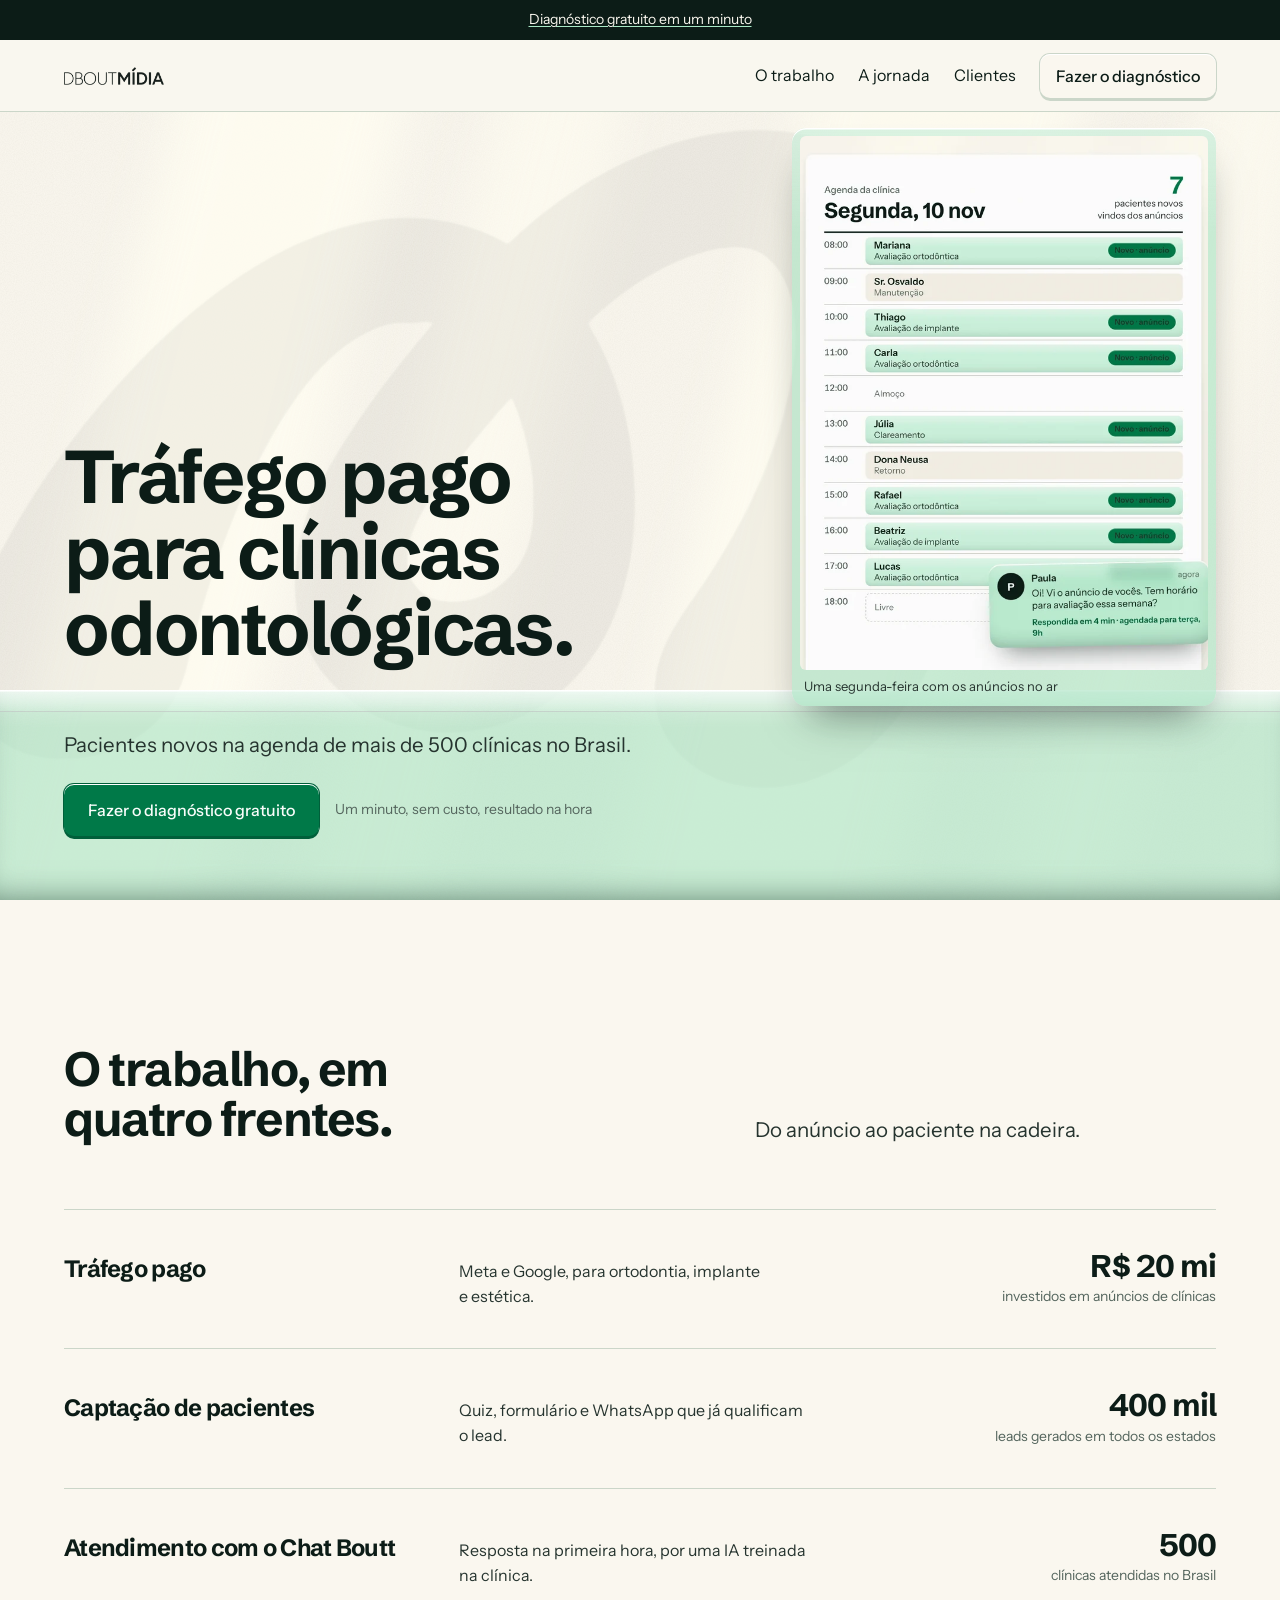
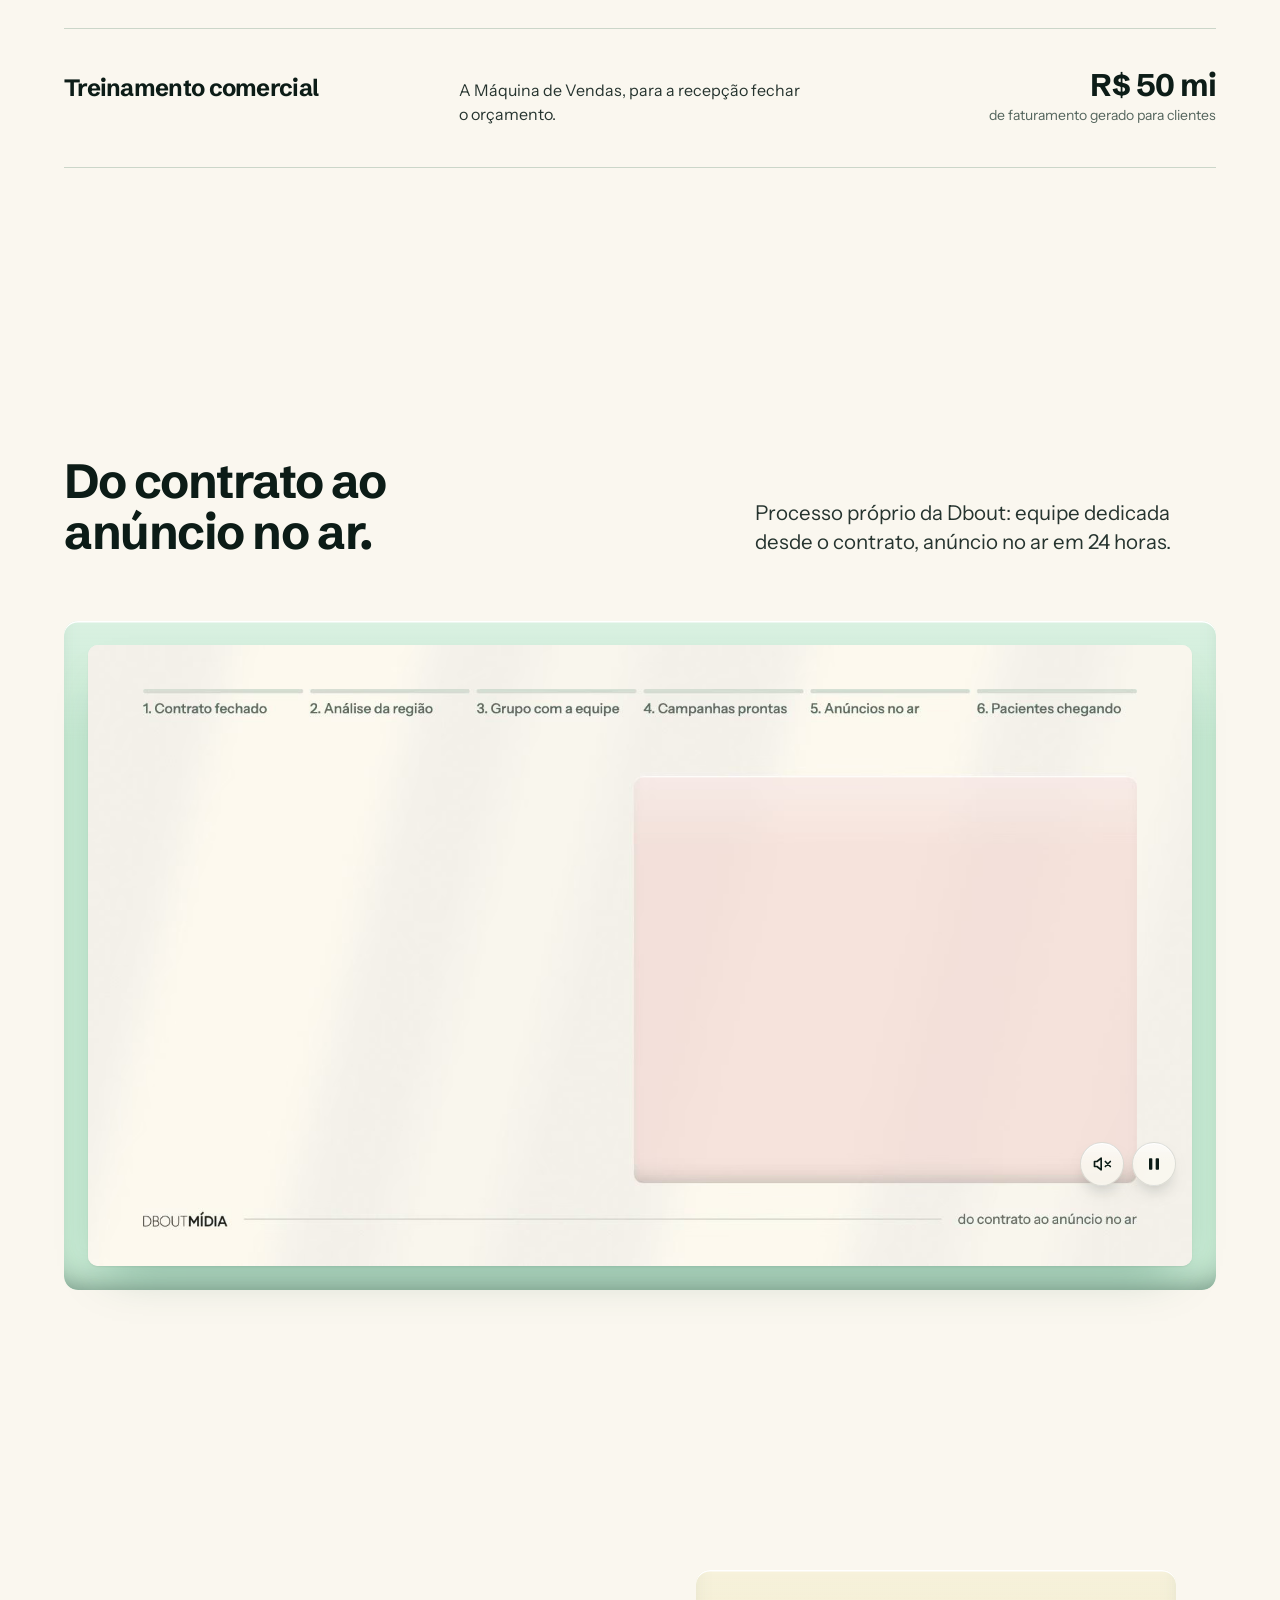
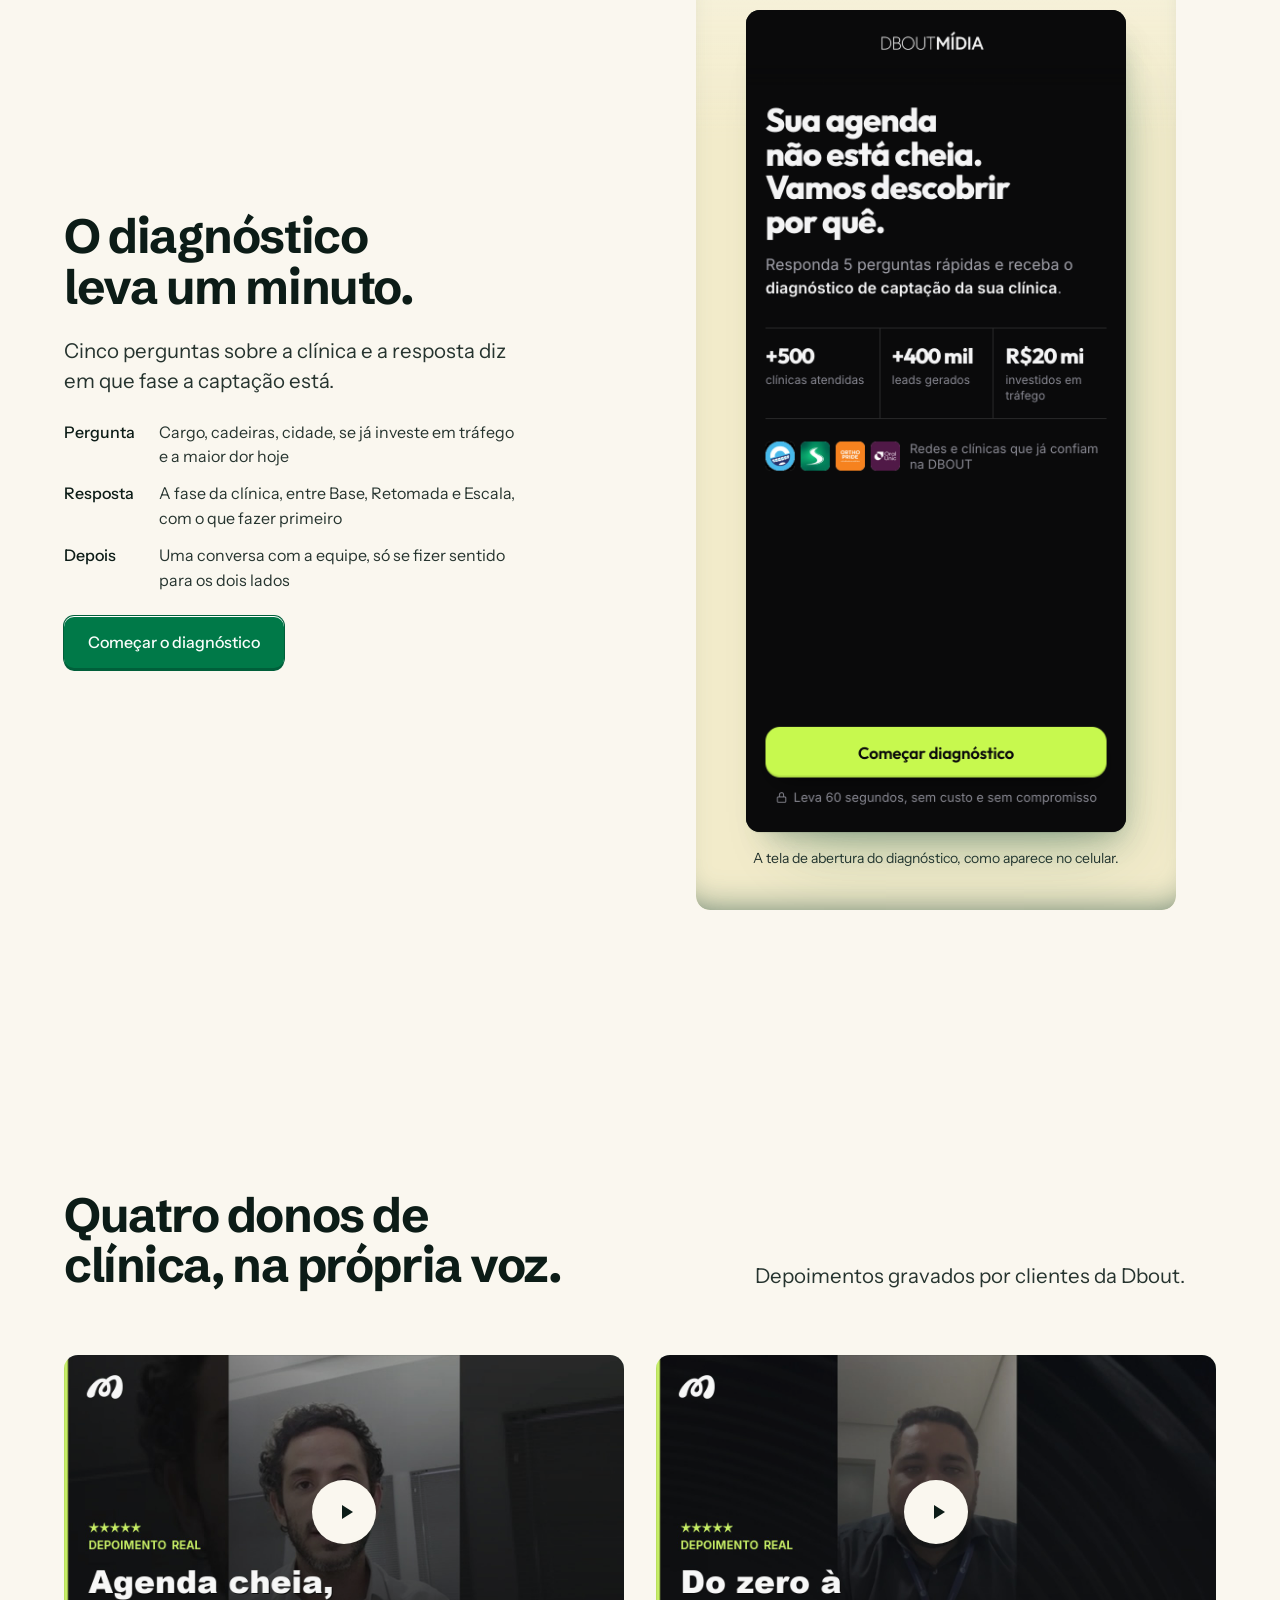
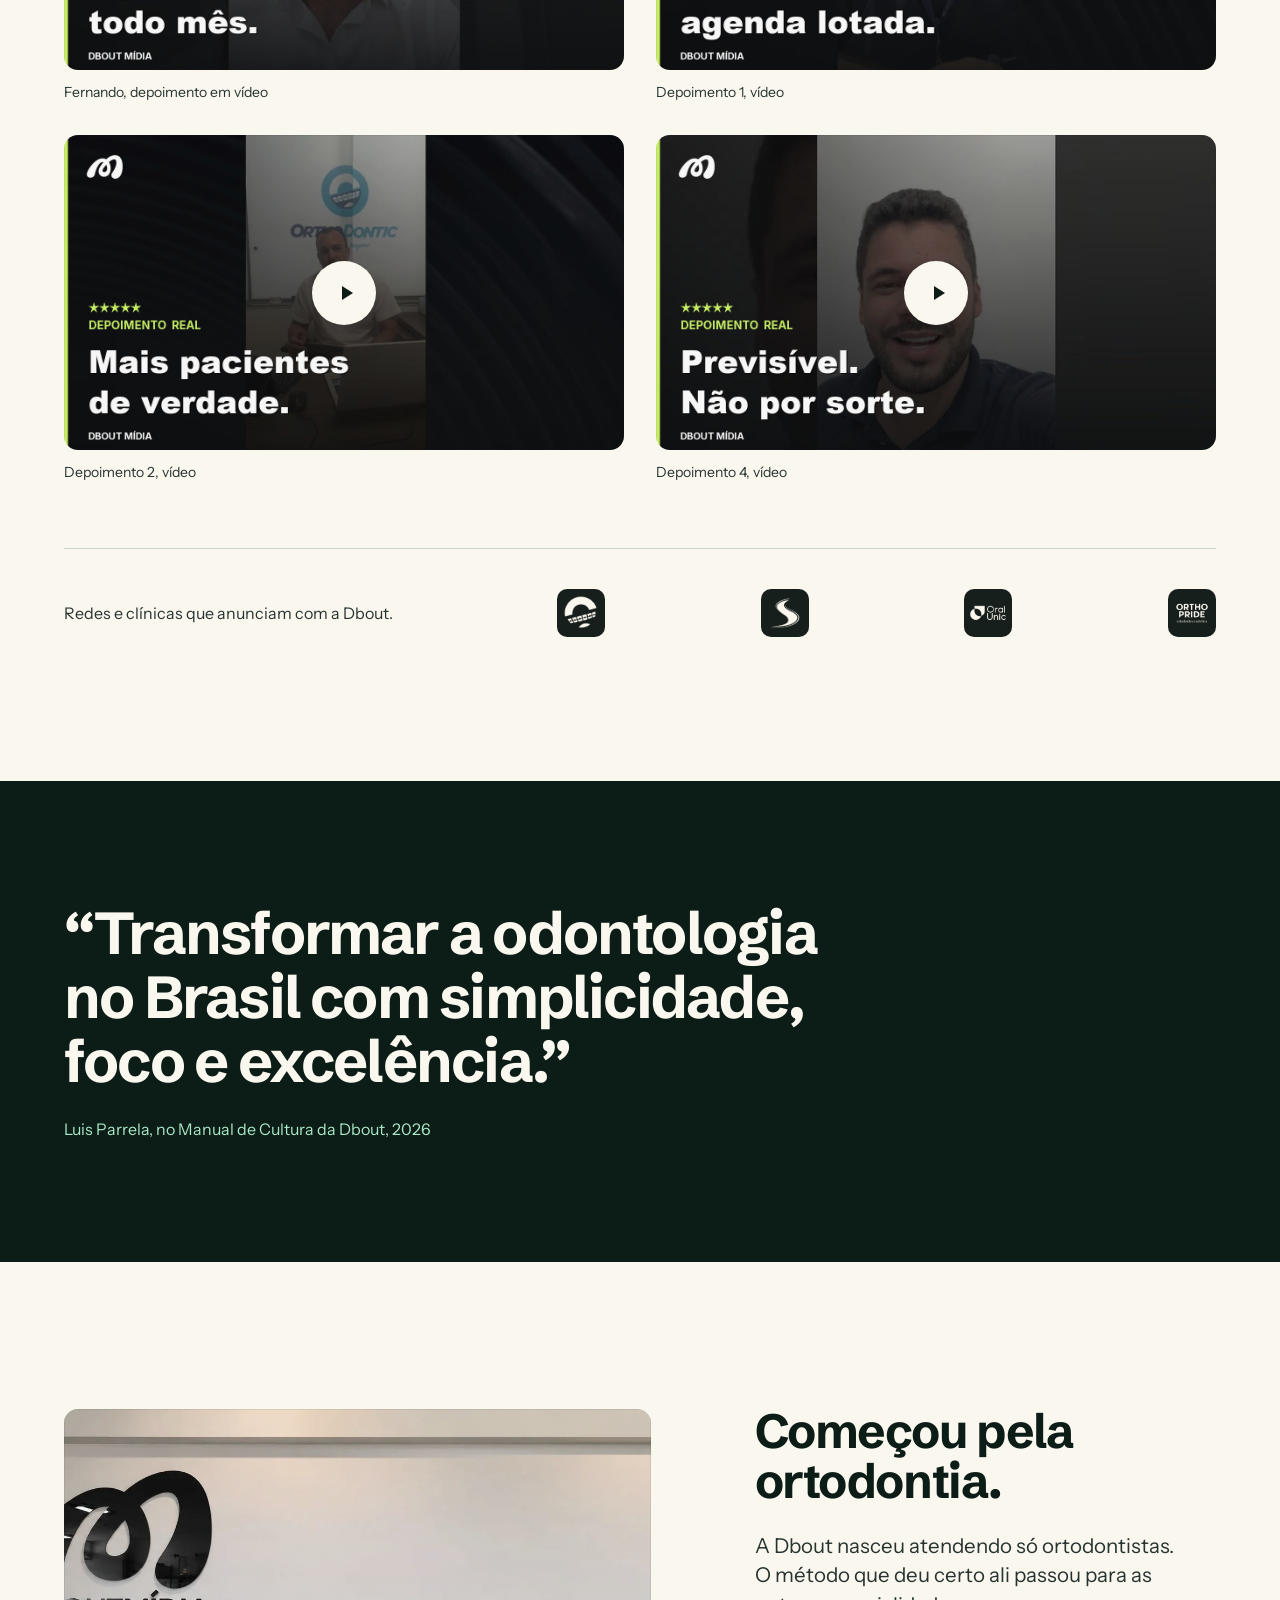
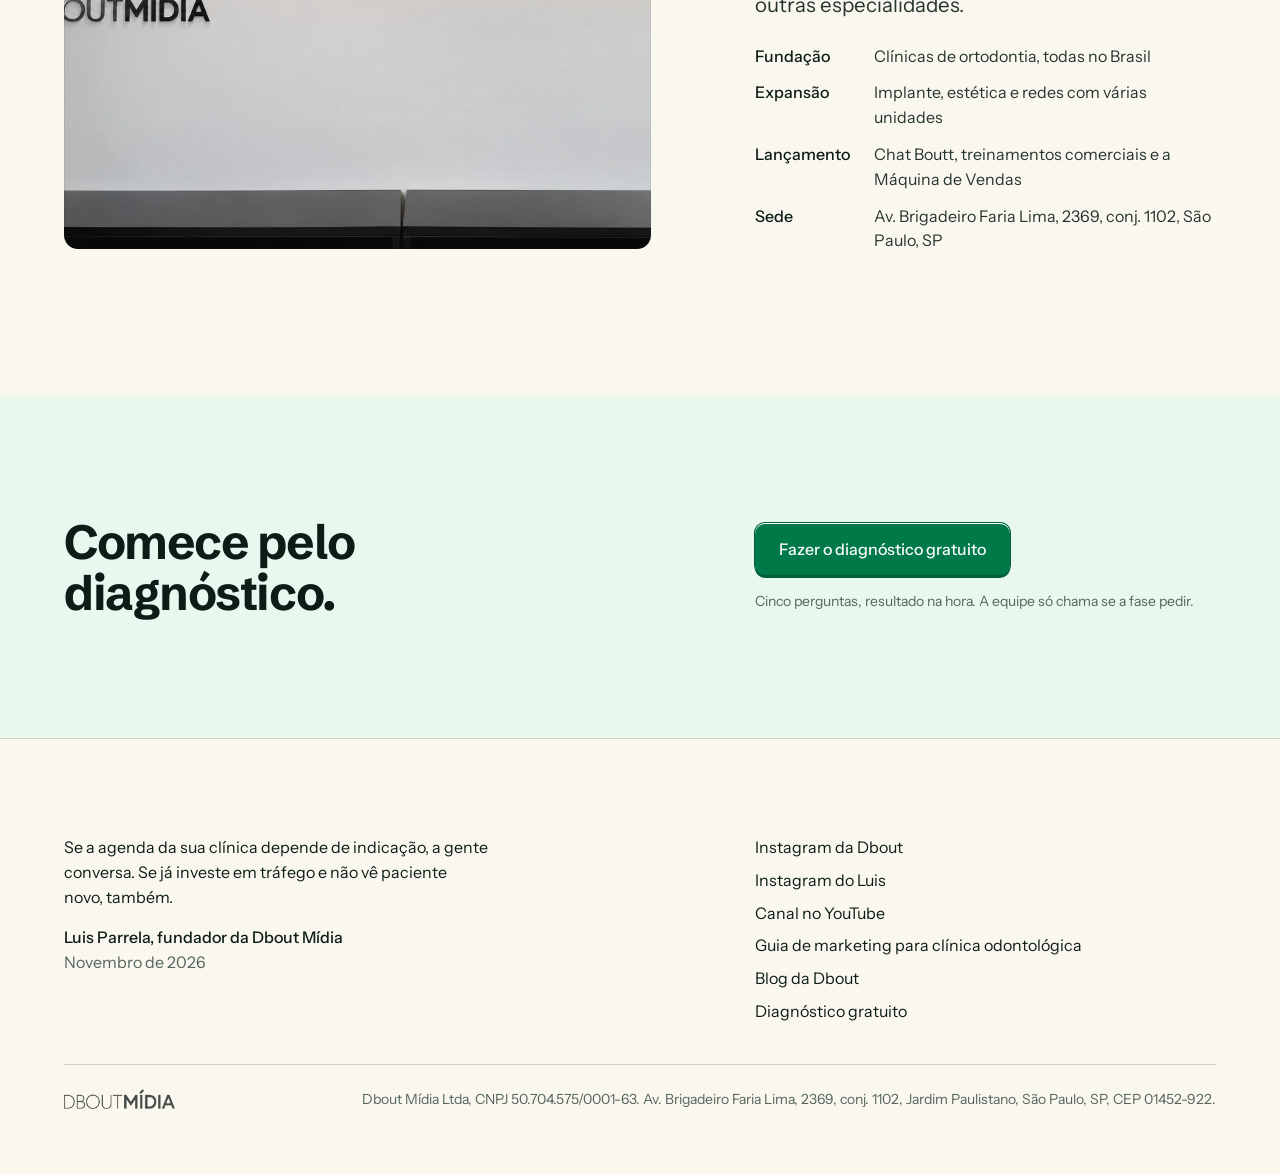
<file: index.html>
<!doctype html>
<html lang="pt-BR">
<head>
<meta charset="utf-8">
<meta name="viewport" content="width=device-width, initial-scale=1">
<title>Dbout Mídia, tráfego pago para clínicas odontológicas</title>
<meta name="robots" content="noindex, nofollow">
<meta name="description" content="A Dbout faz tráfego pago e captação de pacientes para clínicas odontológicas em todo o Brasil, com diagnóstico gratuito em um minuto.">
<link rel="preconnect" href="https://fonts.googleapis.com">
<link rel="preconnect" href="https://fonts.gstatic.com" crossorigin>
<link href="https://fonts.googleapis.com/css2?family=Schibsted+Grotesk:wght@700&family=Instrument+Sans:wght@400;500&display=swap" rel="stylesheet">
<link rel="stylesheet" href="styles.css">
<script>document.documentElement.classList.add('js');</script>
</head>
<body>
<a class="skip" href="#principal">Ir para o conteúdo</a>

<div class="top" data-top>
  <p class="banner"><a href="https://manualdotrafego.github.io/diagnostico-dbout/">Diagnóstico gratuito em um minuto</a></p>
  <nav class="bar" aria-label="Principal">
    <div class="container">
      <a class="wordmark" href="#principal" aria-label="Dbout Mídia, início"><img src="assets/wordmark-ink.png" width="731" height="132" alt=""></a>
      <div class="bar__links">
        <a href="#frentes">O trabalho</a>
        <a href="#jornada">A jornada</a>
        <a href="#clientes">Clientes</a>
        <a class="btn btn--small" href="https://manualdotrafego.github.io/diagnostico-dbout/">Fazer o diagnóstico</a>
      </div>
    </div>
  </nav>
</div>

<main id="principal" tabindex="-1">

  <section class="hero" aria-labelledby="titulo">
    <div class="hero__light" aria-hidden="true"><span></span><span></span><span></span><span></span><img class="hero__marca" src="assets/mark-ink.png" alt="" width="791" height="518" loading="eager" decoding="async"></div>
    <div class="hero__field">
      <div class="container">
        <h1 id="titulo" class="hero__title">Tráfego pago para clínicas odontológicas.</h1>
        <figure class="hero__retrato plastic">
          <img src="assets/hero-agenda-720.webp" srcset="assets/hero-agenda-720.webp 720w, assets/hero-agenda-1200.webp 1200w" sizes="(min-width: 60rem) 420px, 80vw" width="1200" height="1500" alt="Agenda de uma segunda-feira de clínica com sete pacientes novos vindos dos anúncios e uma mensagem de paciente respondida em quatro minutos" fetchpriority="high">
          <figcaption>Uma segunda-feira com os anúncios no ar</figcaption>
        </figure>
      </div>
    </div>
    <div class="hero__ledge plastic">
      <div class="container">
        <div class="hero__copy">
          <p class="lead">Pacientes novos na agenda de mais de 500 clínicas no Brasil.</p>
          <div class="hero__actions">
            <a class="btn btn--primary" href="https://manualdotrafego.github.io/diagnostico-dbout/">Fazer o diagnóstico gratuito</a>
            <small>Um minuto, sem custo, resultado na hora</small>
          </div>
        </div>
      </div>
    </div>
  </section>

  <section class="section" id="frentes" aria-labelledby="t-frentes">
    <div class="container">
      <div class="head">
        <h2 id="t-frentes">O trabalho, em quatro frentes.</h2>
        <p class="lead">Do anúncio ao paciente na cadeira.</p>
      </div>
      <ol class="rows">
        <li data-reveal style="--i: 0">
          <h3>Tráfego pago</h3>
          <p>Meta e Google, para ortodontia, implante e estética.</p>
          <span class="figure">R$ 20 mi<small>investidos em anúncios de clínicas</small></span>
        </li>
        <li data-reveal style="--i: 1">
          <h3>Captação de pacientes</h3>
          <p>Quiz, formulário e WhatsApp que já qualificam o lead.</p>
          <span class="figure">400 mil<small>leads gerados em todos os estados</small></span>
        </li>
        <li data-reveal style="--i: 2">
          <h3>Atendimento com o Chat Boutt</h3>
          <p>Resposta na primeira hora, por uma IA treinada na clínica.</p>
          <span class="figure">500<small>clínicas atendidas no Brasil</small></span>
        </li>
        <li data-reveal style="--i: 3">
          <h3>Treinamento comercial</h3>
          <p>A Máquina de Vendas, para a recepção fechar o orçamento.</p>
          <span class="figure">R$ 50 mi<small>de faturamento gerado para clientes</small></span>
        </li>
      </ol>
    </div>
  </section>

  <section class="section" id="jornada" aria-labelledby="t-jornada">
    <div class="container">
      <div class="head">
        <h2 id="t-jornada">Do contrato ao anúncio no ar.</h2>
        <p class="lead">Processo próprio da Dbout: equipe dedicada desde o contrato, anúncio no ar em 24 horas.</p>
      </div>
      <figure class="filme plastic" data-loop>
        <video class="filme__video" muted loop playsinline preload="none" poster="assets/jornada-poster.jpg" width="1600" height="900" aria-label="Animação dos seis passos, do contrato aos pacientes chegando">
          <source src="assets/jornada.webm" type="video/webm">
          <source src="assets/jornada.mp4" type="video/mp4">
        </video>
        <div class="filme__controles">
          <button class="filme__ctl" type="button" data-loop-sound aria-pressed="false" aria-label="Ligar o som">
            <svg class="off" viewBox="0 0 24 24" width="20" height="20" aria-hidden="true" fill="none" stroke="currentColor" stroke-width="2" stroke-linecap="round" stroke-linejoin="round"><path d="M11 5 6 9H3v6h3l5 4z"/><path d="m22 9-6 6M16 9l6 6"/></svg>
            <svg class="on" viewBox="0 0 24 24" width="20" height="20" aria-hidden="true" fill="none" stroke="currentColor" stroke-width="2" stroke-linecap="round" stroke-linejoin="round"><path d="M11 5 6 9H3v6h3l5 4z"/><path d="M15.5 8.5a5 5 0 0 1 0 7"/><path d="M18.5 5.5a9 9 0 0 1 0 13"/></svg>
          </button>
          <button class="filme__ctl" type="button" data-loop-toggle aria-label="Pausar">
            <svg class="pause" viewBox="0 0 24 24" width="20" height="20" aria-hidden="true" fill="currentColor"><rect x="6" y="5" width="4" height="14" rx="1"/><rect x="14" y="5" width="4" height="14" rx="1"/></svg>
            <svg class="play" viewBox="0 0 24 24" width="20" height="20" aria-hidden="true" fill="currentColor"><path d="M8 5v14l11-7z"/></svg>
          </button>
        </div>
      </figure>
    </div>
  </section>

  <section class="section--tight section" aria-labelledby="t-diag">
    <div class="container">
      <div class="split">
        <div class="split__text">
          <h2 id="t-diag">O diagnóstico leva um minuto.</h2>
          <p class="lead">Cinco perguntas sobre a clínica e a resposta diz em que fase a captação está.</p>
          <dl class="facts">
            <dt>Pergunta</dt><dd>Cargo, cadeiras, cidade, se já investe em tráfego e a maior dor hoje</dd>
            <dt>Resposta</dt><dd>A fase da clínica, entre Base, Retomada e Escala, com o que fazer primeiro</dd>
            <dt>Depois</dt><dd>Uma conversa com a equipe, só se fizer sentido para os dois lados</dd>
          </dl>
          <p><a class="btn btn--primary" href="https://manualdotrafego.github.io/diagnostico-dbout/">Começar o diagnóstico</a></p>
        </div>
        <figure class="split__visual tray plastic">
          <div class="shot" data-slot="quiz" data-kind="product" data-alt="A primeira tela do diagnóstico da Dbout, no celular">
            <img src="assets/screens/screen-home-phone.png" width="780" height="1688" alt="Primeira tela do diagnóstico: sua agenda não está cheia, vamos descobrir por quê" loading="lazy">
          </div>
          <figcaption>A tela de abertura do diagnóstico, como aparece no celular.</figcaption>
        </figure>
      </div>
    </div>
  </section>

  <section class="section" id="clientes" aria-labelledby="t-clientes">
    <div class="container">
      <div class="head">
        <h2 id="t-clientes">Quatro donos de clínica, na própria voz.</h2>
        <p class="lead">Depoimentos gravados por clientes da Dbout.</p>
      </div>
      <ul class="videos">
        <li data-reveal style="--i: 0"><a href="https://www.youtube.com/watch?v=8bUujFJIGxM"><figure class="photo" data-slot="video-1" data-alt="Quadro do depoimento de Fernando"><img src="assets/yt-8bUujFJIGxM.jpg" width="1280" height="720" alt="Fernando, dono de clínica odontológica, em depoimento em vídeo sobre a Dbout Mídia" loading="lazy"><span class="play" data-keep aria-hidden="true"><svg viewBox="0 0 24 24" fill="currentColor"><path d="M8 5v14l11-7z"/></svg></span></figure><figcaption>Fernando, depoimento em vídeo</figcaption></a></li>
        <li data-reveal style="--i: 1"><a href="https://www.youtube.com/watch?v=dWBuSUtReGA"><figure class="photo" data-slot="video-2" data-alt="Quadro do primeiro depoimento"><img src="assets/yt-dWBuSUtReGA.jpg" width="1280" height="720" alt="Dono de clínica odontológica em depoimento em vídeo sobre a Dbout Mídia" loading="lazy"><span class="play" data-keep aria-hidden="true"><svg viewBox="0 0 24 24" fill="currentColor"><path d="M8 5v14l11-7z"/></svg></span></figure><figcaption>Depoimento 1, vídeo</figcaption></a></li>
        <li data-reveal style="--i: 2"><a href="https://www.youtube.com/watch?v=2FgyNOShvbw"><figure class="photo" data-slot="video-3" data-alt="Quadro do segundo depoimento"><img src="assets/yt-2FgyNOShvbw.jpg" width="1280" height="720" alt="Cliente da Dbout Mídia conta em vídeo o resultado dos anúncios na clínica" loading="lazy"><span class="play" data-keep aria-hidden="true"><svg viewBox="0 0 24 24" fill="currentColor"><path d="M8 5v14l11-7z"/></svg></span></figure><figcaption>Depoimento 2, vídeo</figcaption></a></li>
        <li data-reveal style="--i: 3"><a href="https://www.youtube.com/watch?v=YB4Kjx1QHso"><figure class="photo" data-slot="video-4" data-alt="Quadro do quarto depoimento"><img src="assets/yt-YB4Kjx1QHso.jpg" width="1280" height="720" alt="Depoimento em vídeo de dono de clínica atendida pela Dbout Mídia" loading="lazy"><span class="play" data-keep aria-hidden="true"><svg viewBox="0 0 24 24" fill="currentColor"><path d="M8 5v14l11-7z"/></svg></span></figure><figcaption>Depoimento 4, vídeo</figcaption></a></li>
      </ul>
      <div class="logos">
        <p>Redes e clínicas que anunciam com a Dbout.</p>
        <ul>
          <li><img src="assets/cli-orthodontic-ink.png" width="512" height="512" alt="Orthodontic" loading="lazy"></li>
          <li><img src="assets/cli-oralsim-ink.png" width="447" height="447" alt="OralSim" loading="lazy"></li>
          <li><img src="assets/cli-oralunic-ink.png" width="600" height="600" alt="Oral Unic" loading="lazy"></li>
          <li><img src="assets/cli-orthopride-ink.png" width="600" height="600" alt="Ortho Pride" loading="lazy"></li>
        </ul>
      </div>
    </div>
  </section>

  <section class="section--tight section band--ink" aria-label="Uma frase do fundador">
    <div class="container">
      <blockquote class="statement">
        <p>“Transformar a odontologia no Brasil com simplicidade, foco e excelência.”</p>
        <footer><cite>Luis Parrela</cite>, no Manual de Cultura da Dbout, 2026</footer>
      </blockquote>
    </div>
  </section>

  <section class="section" aria-labelledby="t-historia">
    <div class="container">
      <div class="split split--mirror">
        <div class="split__text">
          <h2 id="t-historia">Começou pela ortodontia.</h2>
          <p class="lead">A Dbout nasceu atendendo só ortodontistas. O método que deu certo ali passou para as outras especialidades.</p>
          <dl class="facts">
            <dt>Fundação</dt><dd>Clínicas de ortodontia, todas no Brasil</dd>
            <dt>Expansão</dt><dd>Implante, estética e redes com várias unidades</dd>
            <dt>Lançamento</dt><dd>Chat Boutt, treinamentos comerciais e a Máquina de Vendas</dd>
            <dt>Sede</dt><dd>Av. Brigadeiro Faria Lima, 2369, conj. 1102, São Paulo, SP</dd>
          </dl>
        </div>
        <figure class="split__visual photo photo--office" data-slot="escritorio" data-alt="A parede da recepção da Dbout com o logo">
          <img src="assets/escritorio.webp" width="1600" height="800" alt="Parede do escritório da Dbout com o logo em relevo e duas mesas pretas" loading="lazy" style="object-position: 30% 50%">
        </figure>
      </div>
    </div>
  </section>

  <section class="section--tight section band--close" aria-labelledby="t-fim">
    <div class="container">
      <h2 id="t-fim">Comece pelo diagnóstico.</h2>
      <div class="close__act">
        <a class="btn btn--primary" href="https://manualdotrafego.github.io/diagnostico-dbout/">Fazer o diagnóstico gratuito</a>
        <small>Cinco perguntas, resultado na hora. A equipe só chama se a fase pedir.</small>
      </div>
    </div>
  </section>

</main>

<footer class="foot">
  <div class="container">
    <div class="foot__sign">
      <p>Se a agenda da sua clínica depende de indicação, a gente conversa. Se já investe em tráfego e não vê paciente novo, também.</p>
      <b>Luis Parrela, fundador da Dbout Mídia</b>
      <time datetime="2026-11">Novembro de 2026</time>
    </div>
    <ul class="foot__links">
      <li><a href="https://www.instagram.com/dboutmidia">Instagram da Dbout</a></li>
      <li><a href="https://www.instagram.com/luisgparrela">Instagram do Luis</a></li>
      <li><a href="https://www.youtube.com/@Dbout_Midia">Canal no YouTube</a></li>
      <li><a href="https://dboutmidia.com/marketing-para-clinica-odontologica/">Guia de marketing para clínica odontológica</a></li>
      <li><a href="https://dboutmidia.com/blog/">Blog da Dbout</a></li>
      <li><a href="https://manualdotrafego.github.io/diagnostico-dbout/">Diagnóstico gratuito</a></li>
    </ul>
    <div class="foot__legal">
      <img src="assets/wordmark-ink.png" width="731" height="132" alt="Dbout Mídia">
      <span>Dbout Mídia Ltda, CNPJ 50.704.575/0001-63. Av. Brigadeiro Faria Lima, 2369, conj. 1102, Jardim Paulistano, São Paulo, SP, CEP 01452-922.</span>
    </div>
  </div>
</footer>

<script type="application/ld+json">
{
 "@context": "https://schema.org",
 "@graph": [
  {
   "@type": "Organization",
   "@id": "https://dboutmidia.com/#organization",
   "name": "Dbout Mídia",
   "legalName": "DBOUT MIDIA LTDA",
   "taxID": "50.704.575/0001-63",
   "url": "https://dboutmidia.com/",
   "description": "Agência de tráfego pago e captação de pacientes para clínicas odontológicas em todo o Brasil.",
   "slogan": "Tráfego pago para clínicas odontológicas",
   "founder": {
    "@type": "Person",
    "name": "Luis Parrela",
    "sameAs": [
     "https://www.instagram.com/luisgparrela"
    ]
   },
   "areaServed": {
    "@type": "Country",
    "name": "Brasil"
   },
   "knowsAbout": [
    "Tráfego pago",
    "Marketing odontológico",
    "Captação de pacientes",
    "Meta Ads",
    "Google Ads",
    "Ortodontia",
    "Implante dentário"
   ],
   "sameAs": [
    "https://www.instagram.com/dboutmidia",
    "https://www.youtube.com/@Dbout_Midia"
   ],
   "hasOfferCatalog": {
    "@type": "OfferCatalog",
    "name": "O trabalho da Dbout, em quatro frentes",
    "itemListElement": [
     {
      "@type": "Offer",
      "itemOffered": {
       "@type": "Service",
       "name": "Tráfego pago para clínicas odontológicas",
       "description": "Anúncios no Meta e no Google para ortodontia, implante e estética.",
       "provider": {
        "@id": "https://dboutmidia.com/#organization"
       },
       "areaServed": {
        "@type": "Country",
        "name": "Brasil"
       }
      }
     },
     {
      "@type": "Offer",
      "itemOffered": {
       "@type": "Service",
       "name": "Captação de pacientes",
       "description": "Quiz, formulário e WhatsApp que já qualificam o lead.",
       "provider": {
        "@id": "https://dboutmidia.com/#organization"
       },
       "areaServed": {
        "@type": "Country",
        "name": "Brasil"
       }
      }
     },
     {
      "@type": "Offer",
      "itemOffered": {
       "@type": "Service",
       "name": "Atendimento com o Chat Boutt",
       "description": "Resposta na primeira hora, por uma IA treinada na clínica.",
       "provider": {
        "@id": "https://dboutmidia.com/#organization"
       },
       "areaServed": {
        "@type": "Country",
        "name": "Brasil"
       }
      }
     },
     {
      "@type": "Offer",
      "itemOffered": {
       "@type": "Service",
       "name": "Treinamento comercial",
       "description": "A Máquina de Vendas, para a recepção fechar o orçamento.",
       "provider": {
        "@id": "https://dboutmidia.com/#organization"
       },
       "areaServed": {
        "@type": "Country",
        "name": "Brasil"
       }
      }
     }
    ]
   },
   "address": {
    "@type": "PostalAddress",
    "streetAddress": "Avenida Brigadeiro Faria Lima, 2369, conj. 1102",
    "addressLocality": "São Paulo",
    "addressRegion": "SP",
    "postalCode": "01452-922",
    "addressCountry": "BR"
   }
  }
 ]
}
</script>

<script>
(() => {
  const top = document.querySelector('[data-top]');
  let last = 0, ticking = false;
  addEventListener('scroll', () => {
    if (ticking) return; ticking = true;
    requestAnimationFrame(() => { const y = scrollY; top.classList.toggle('is-scrolled', y > 80 && y > last); last = y; ticking = false; });
  }, { passive: true });
  const io = new IntersectionObserver((es) => es.forEach((e) => { if (e.isIntersecting) { e.target.classList.add('is-in'); io.unobserve(e.target); } }), { rootMargin: '0px 0px -10% 0px' });
  document.querySelectorAll('[data-reveal]').forEach((el) => io.observe(el));
  document.querySelectorAll('[data-loop]').forEach((el) => {
    const btn = el.querySelector('[data-loop-toggle]');
    const som = el.querySelector('[data-loop-sound]');
    const s = { seen: false, hover: false, focus: false, som: false, held: matchMedia('(prefers-reduced-motion: reduce)').matches };
    const sync = () => {
      const run = s.seen && !s.held;
      el.classList.toggle('is-running', run);
      el.querySelectorAll('video').forEach((v) => (run ? v.play().catch(() => {}) : v.pause()));
      el.classList.toggle('is-held', s.held);
      btn.setAttribute('aria-label', s.held ? 'Reproduzir' : 'Pausar');
    };
    btn.addEventListener('click', () => { s.held = !s.held; sync(); });
    if (som) som.addEventListener('click', () => {
      s.som = !s.som; s.held = false;
      el.querySelectorAll('video').forEach((v) => { v.muted = !s.som; if (s.som) v.currentTime = 0; });
      som.setAttribute('aria-label', s.som ? 'Desligar o som' : 'Ligar o som'); som.setAttribute('aria-pressed', String(s.som)); sync();
    });
    [['pointerenter', 'hover', true], ['pointerleave', 'hover', false], ['focusin', 'focus', true], ['focusout', 'focus', false]].forEach(([ev, k, v]) => el.addEventListener(ev, () => { s[k] = v; sync(); }));
    new IntersectionObserver(([e]) => { s.seen = e.isIntersecting; sync(); }).observe(el);
  });
})();
window.hallmarkSlots = (m) => { for (const [k, v] of Object.entries(m)) { const s = document.querySelector(`[data-slot="${k}"]`); if (!s) continue; const im = new Image(); im.src = typeof v === 'string' ? v : v.src; im.alt = (typeof v === 'object' && v.alt) || s.dataset.alt || ''; s.querySelectorAll(':scope > img').forEach((o) => o.remove()); s.prepend(im); } };
document.querySelectorAll('[data-slot] img').forEach((i) => { if (i.complete && !i.naturalWidth) i.remove(); else i.addEventListener('error', () => i.remove(), { once: true }); });
</script>
</body>
</html>
</file>
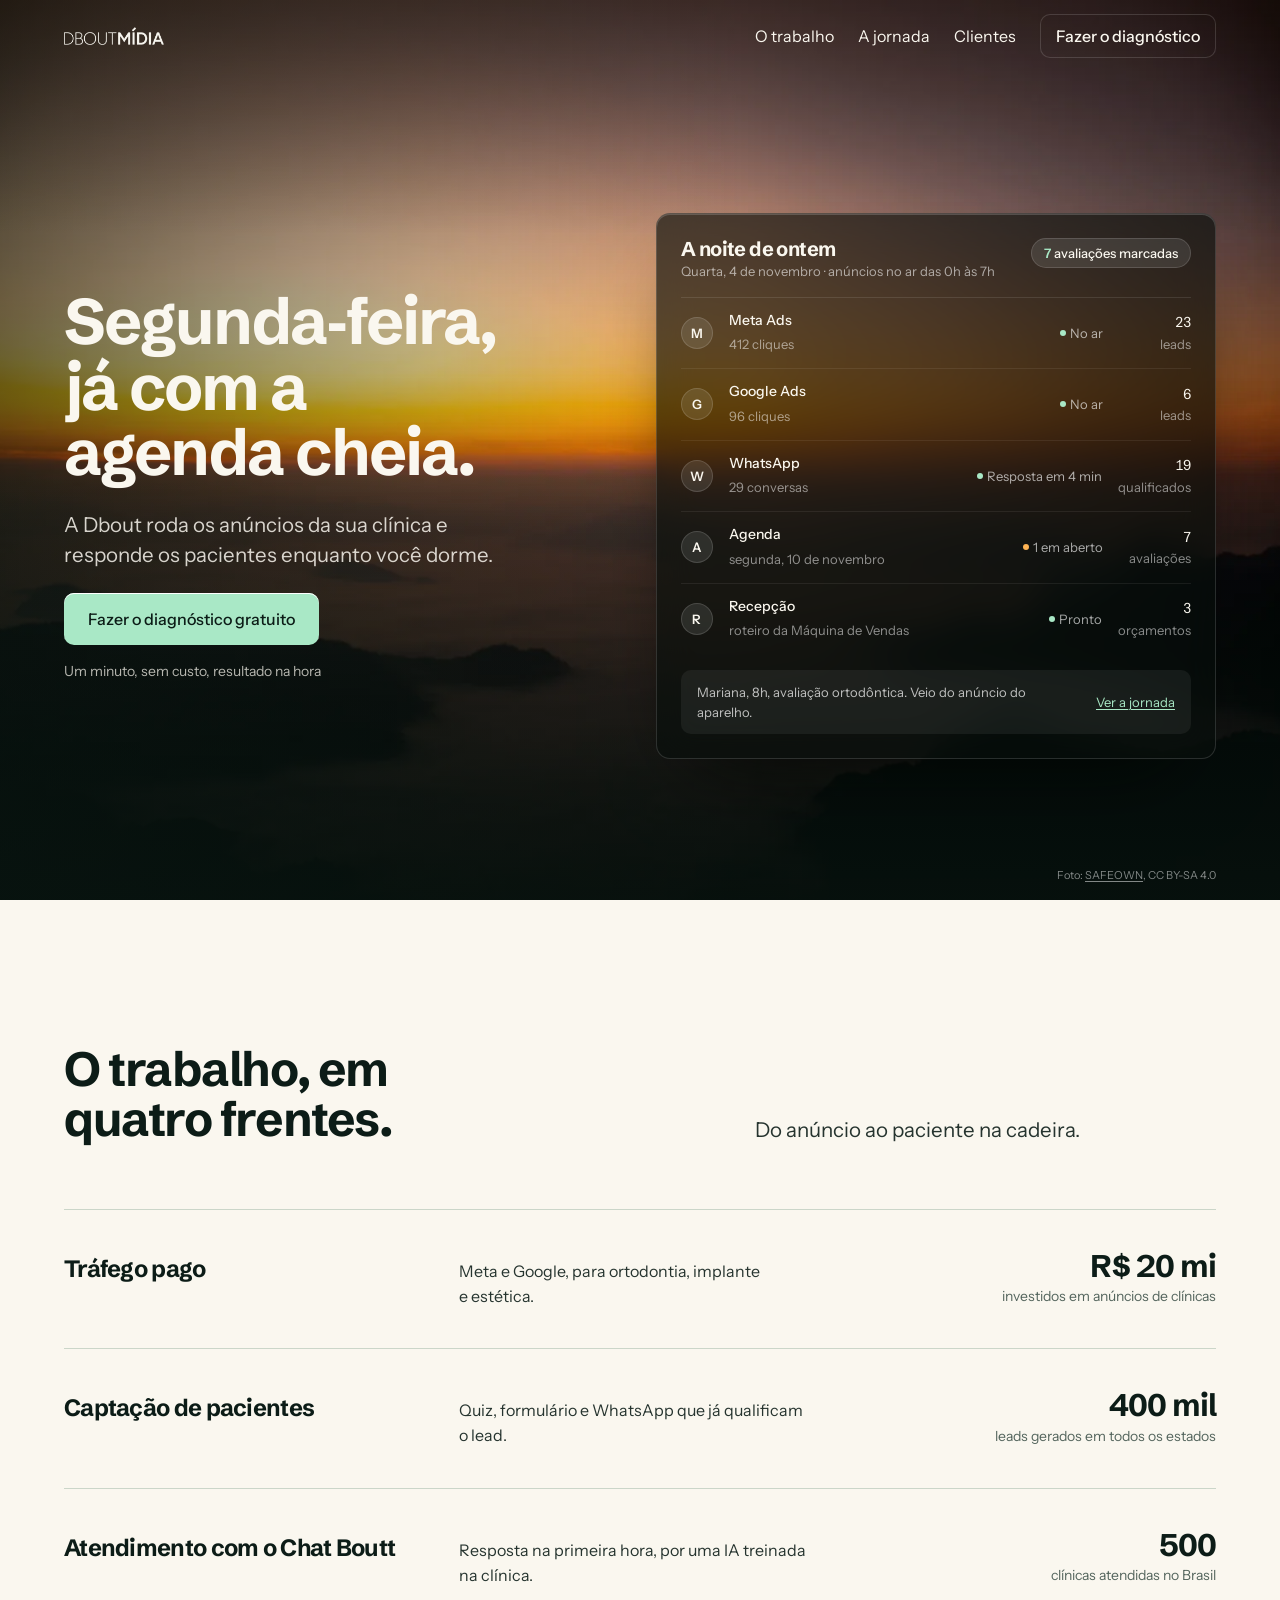
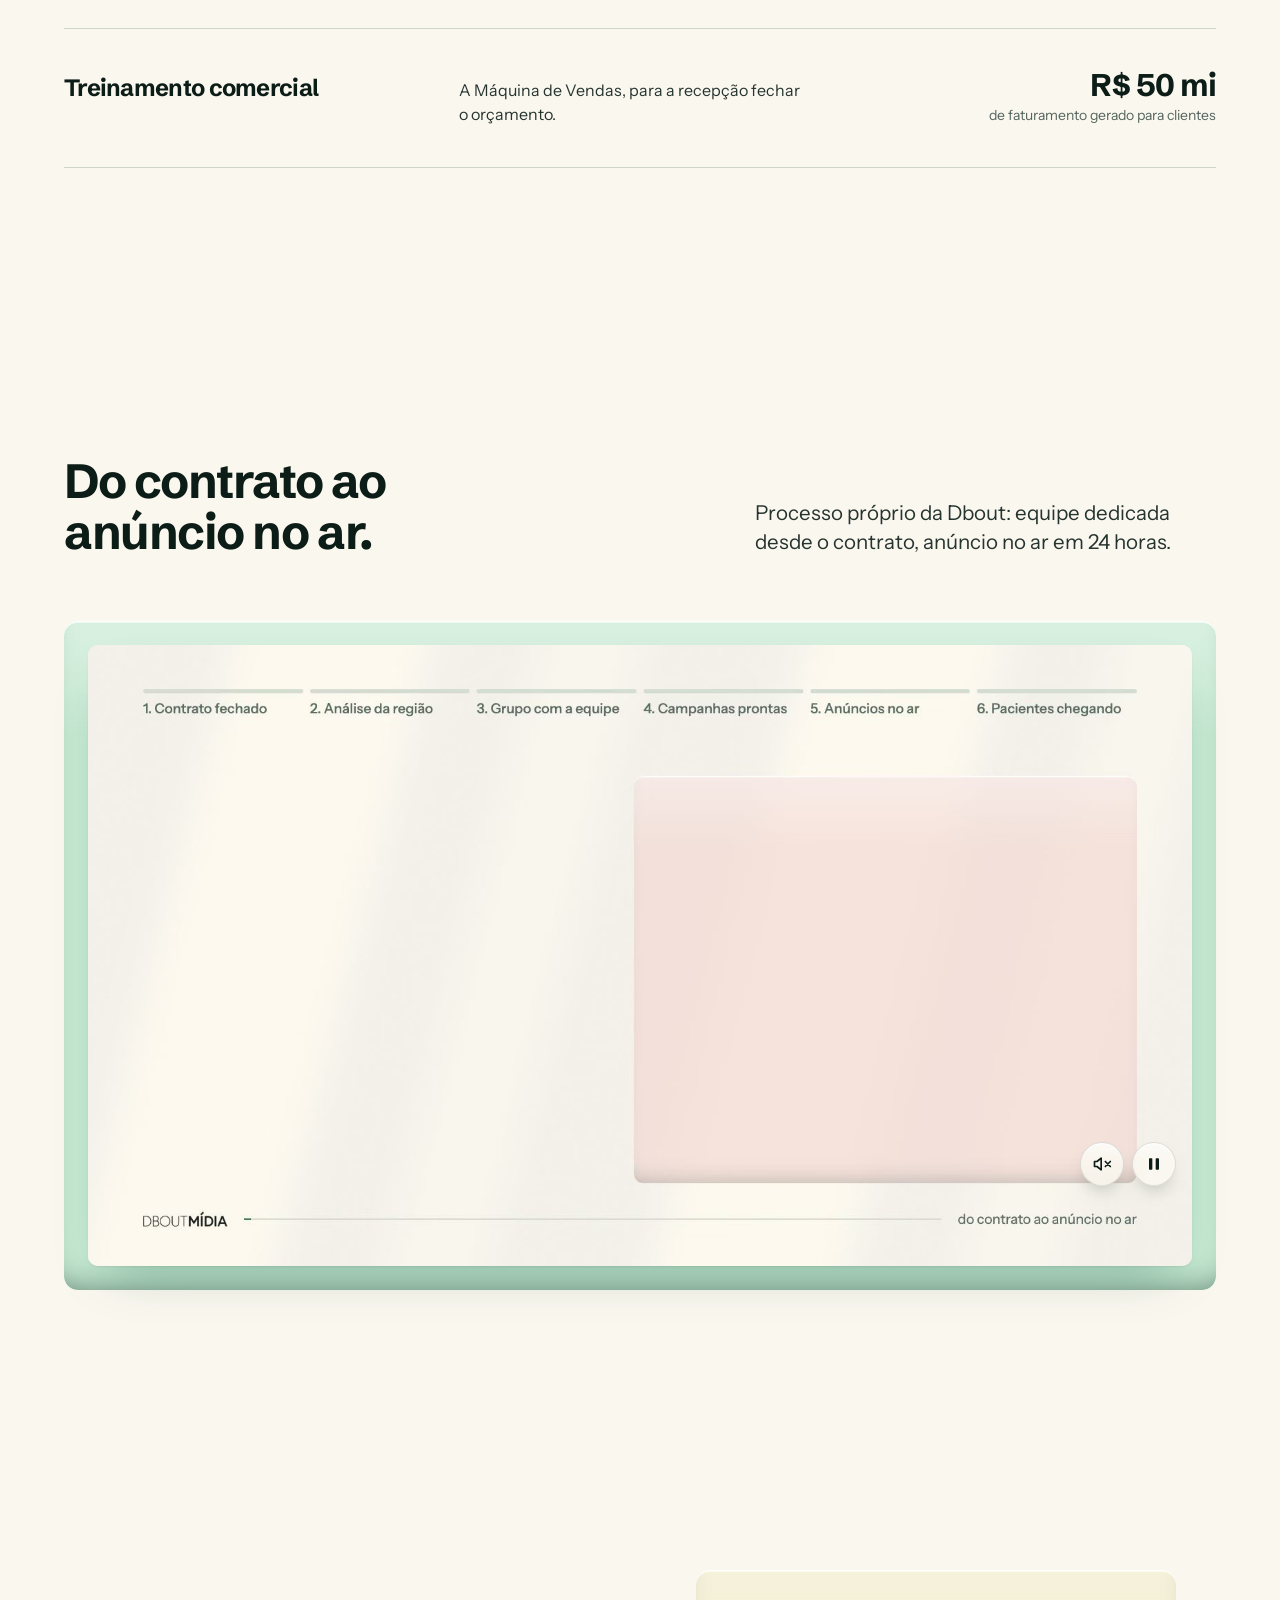
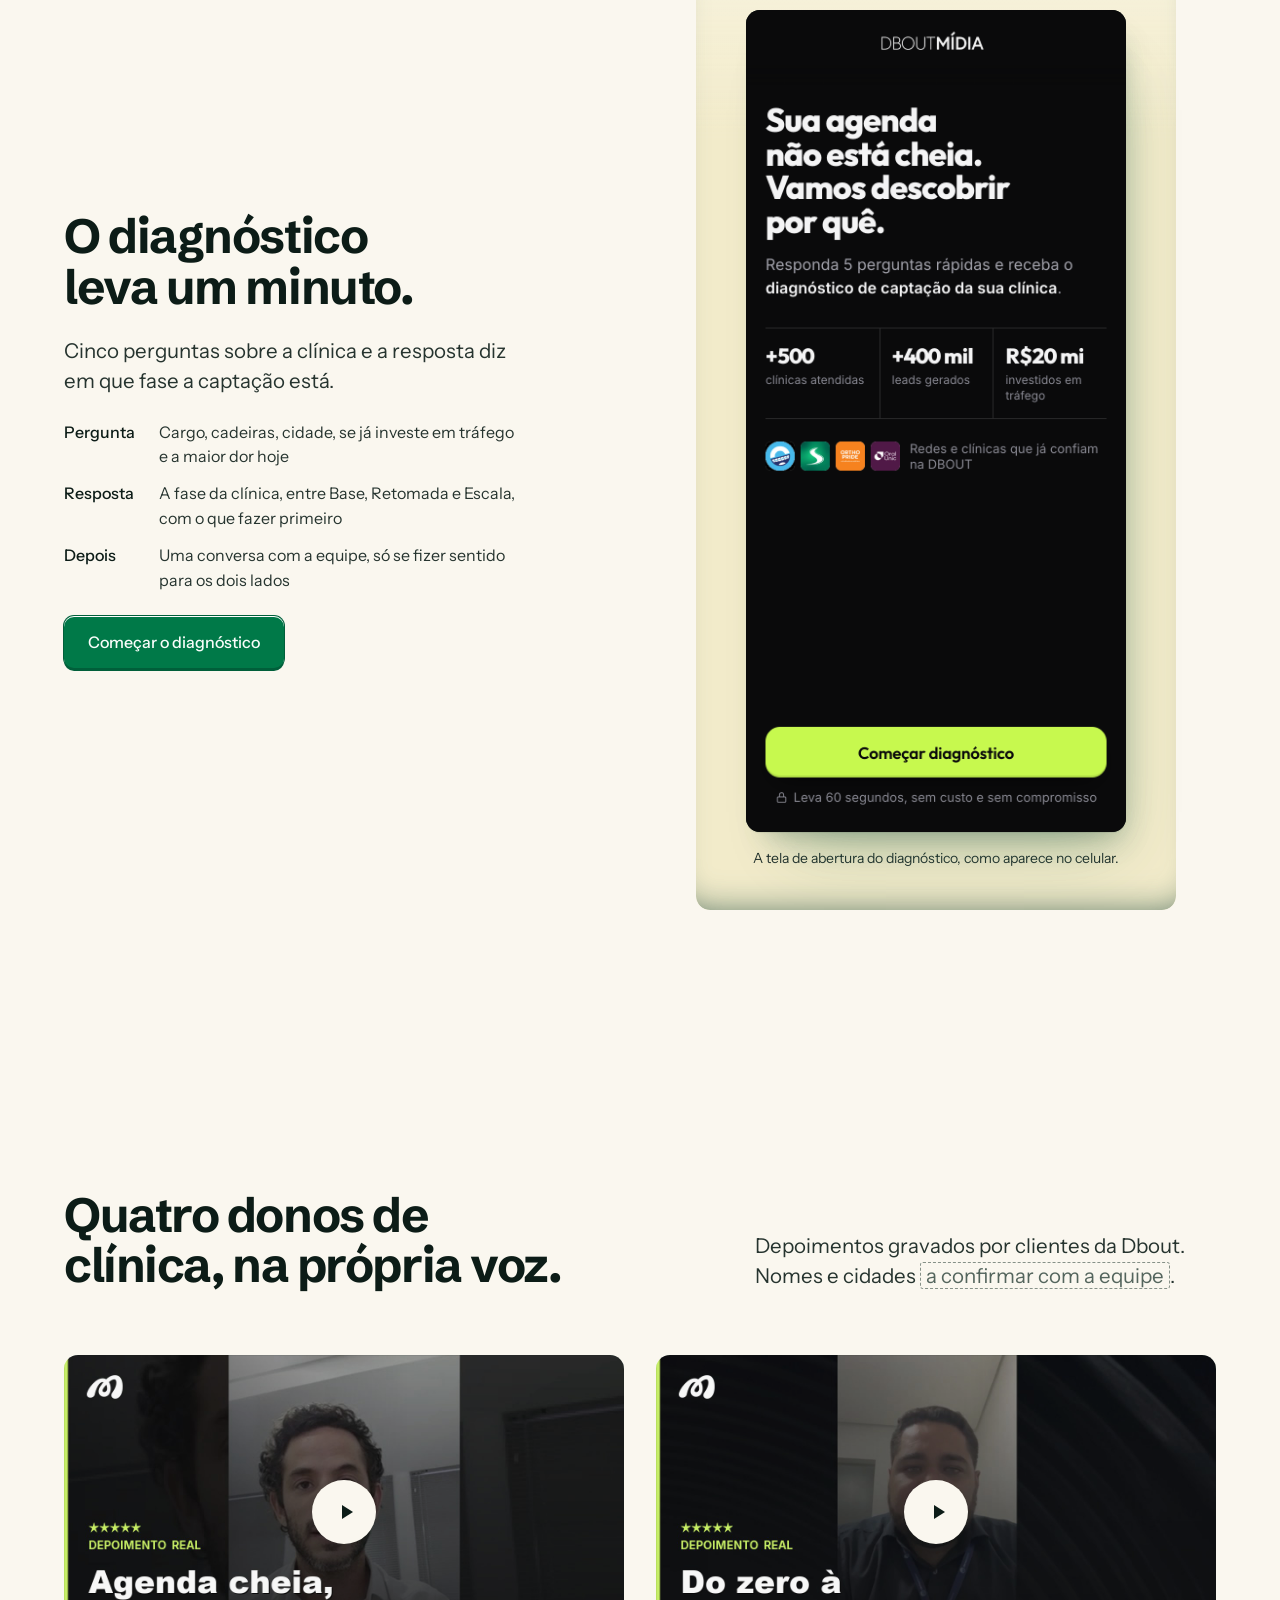
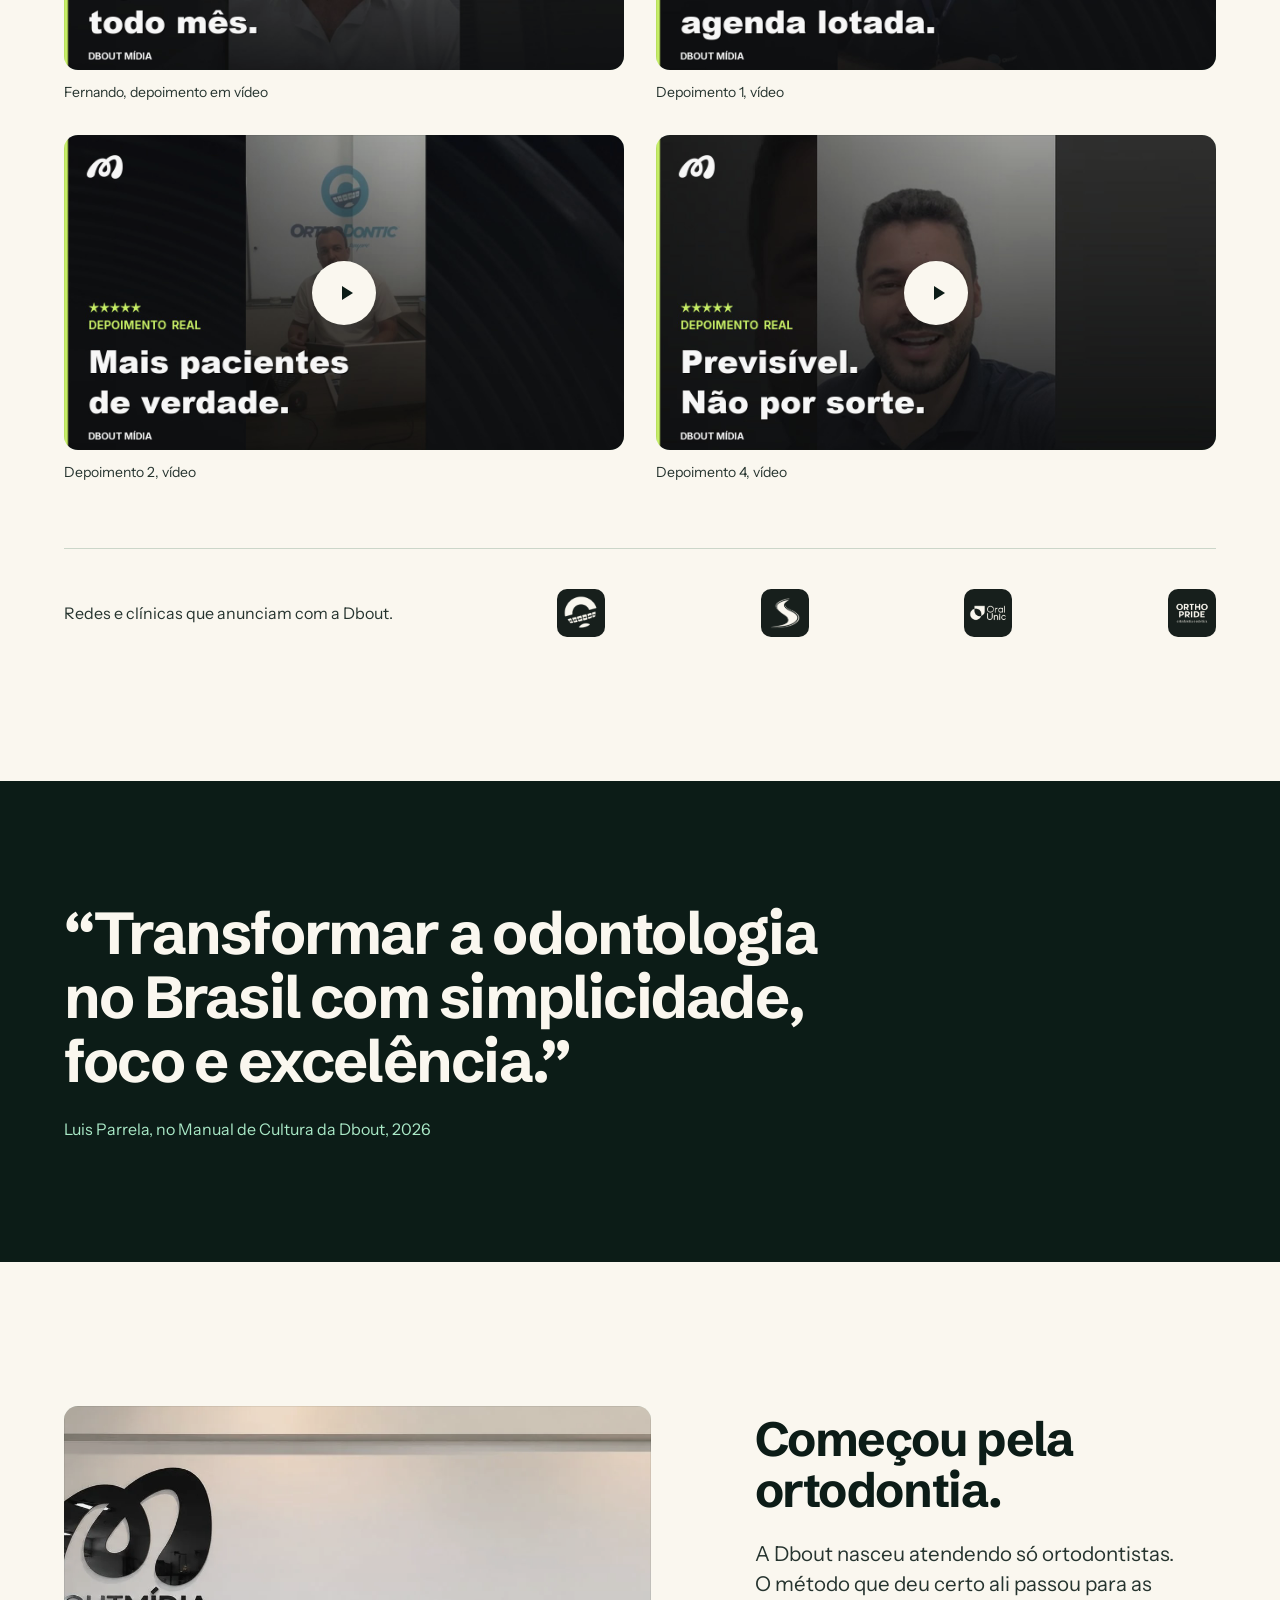
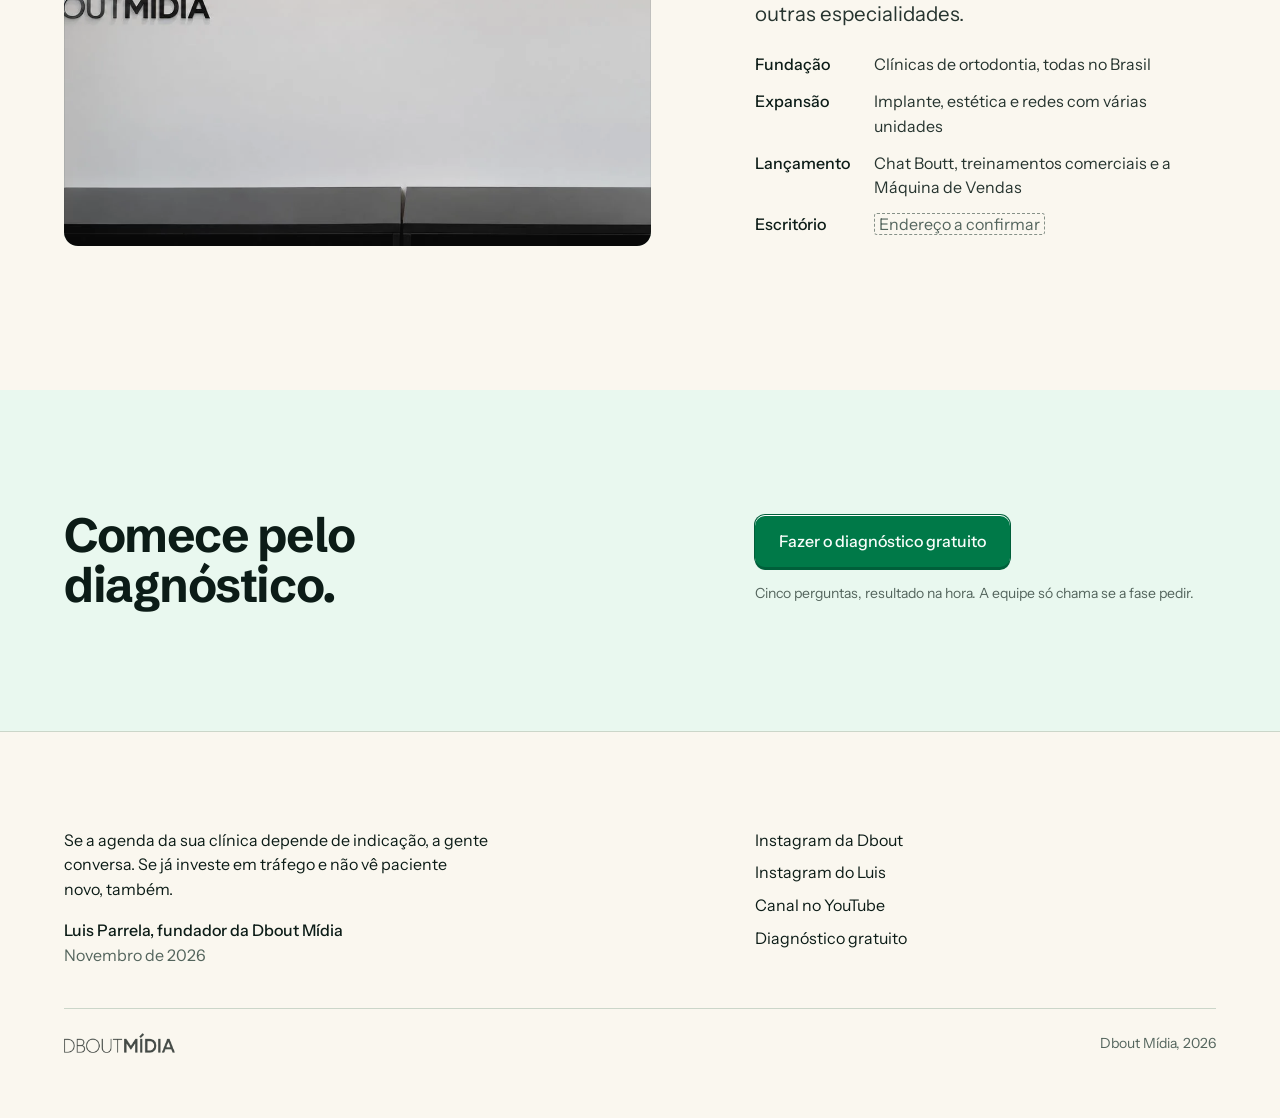
<file: v2.html>
<!doctype html>
<html lang="pt-BR">
<head>
<meta charset="utf-8">
<meta name="viewport" content="width=device-width, initial-scale=1">
<title>v2 · Dbout Mídia, tráfego pago para clínicas odontológicas</title>
<meta name="robots" content="noindex, nofollow">
<meta name="description" content="A Dbout faz tráfego pago e captação de pacientes para clínicas odontológicas em todo o Brasil, com diagnóstico gratuito em um minuto.">
<link rel="preconnect" href="https://fonts.googleapis.com">
<link rel="preconnect" href="https://fonts.gstatic.com" crossorigin>
<link href="https://fonts.googleapis.com/css2?family=Schibsted+Grotesk:wght@700&family=Instrument+Sans:wght@400;500&display=swap" rel="stylesheet">
<link rel="stylesheet" href="styles.css">
<link rel="stylesheet" href="v2.css">
<script>document.documentElement.classList.add('js');</script>
</head>
<body>
<a class="skip" href="#principal">Ir para o conteúdo</a>

<div class="top top--v2" data-top>
  <nav class="bar" aria-label="Principal">
    <div class="container">
      <a class="wordmark" href="#principal" aria-label="Dbout Mídia, início"><img src="assets/wordmark-paper.png" width="731" height="132" alt=""></a>
      <div class="bar__links">
        <a href="#frentes">O trabalho</a>
        <a href="#jornada">A jornada</a>
        <a href="#clientes">Clientes</a>
        <a class="btn btn--small" href="https://manualdotrafego.github.io/diagnostico-dbout/">Fazer o diagnóstico</a>
      </div>
    </div>
  </nav>
</div>

<main id="principal">

  <section class="hero-v2" aria-labelledby="titulo">
    <figure class="hero-v2__foto" aria-hidden="true">
      <picture>
        <source media="(max-width: 60rem)" srcset="assets/fundo-v2-mobile.webp">
        <img src="assets/fundo-v2-1600.webp" srcset="assets/fundo-v2-1600.webp 1600w, assets/fundo-v2-2400.webp 2400w" sizes="100vw" width="2400" height="1600" alt="" fetchpriority="high">
      </picture>
    </figure>
    <div class="hero-v2__veu" aria-hidden="true"></div>
    <div class="container">
      <div class="hero-v2__copy">
        <h1 id="titulo">Segunda‑feira, já com a agenda cheia.</h1>
        <p class="lead">A Dbout roda os anúncios da sua clínica e responde os pacientes enquanto você dorme.</p>
        <div class="hero-v2__acoes">
          <a class="btn btn--primary" href="https://manualdotrafego.github.io/diagnostico-dbout/">Fazer o diagnóstico gratuito</a>
          <small>Um minuto, sem custo, resultado na hora</small>
        </div>
      </div>
      <aside class="painel" aria-labelledby="t-painel">
        <div class="painel__cab">
          <div><h2 id="t-painel">A noite de ontem</h2><p>Quarta, 4 de novembro · anúncios no ar das 0h às 7h</p></div>
          <span class="painel__selo"><b>7</b> avaliações marcadas</span>
        </div>
        <ul>
          <li><span class="painel__ico" aria-hidden="true">M</span><span class="painel__nome"><b>Meta Ads</b><span>412 cliques</span></span><span class="painel__estado">No ar</span><span class="painel__valor">23<small>leads</small></span></li>
          <li><span class="painel__ico" aria-hidden="true">G</span><span class="painel__nome"><b>Google Ads</b><span>96 cliques</span></span><span class="painel__estado">No ar</span><span class="painel__valor">6<small>leads</small></span></li>
          <li><span class="painel__ico" aria-hidden="true">W</span><span class="painel__nome"><b>WhatsApp</b><span>29 conversas</span></span><span class="painel__estado">Resposta em 4 min</span><span class="painel__valor">19<small>qualificados</small></span></li>
          <li><span class="painel__ico" aria-hidden="true">A</span><span class="painel__nome"><b>Agenda</b><span>segunda, 10 de novembro</span></span><span class="painel__estado painel__estado--aberto">1 em aberto</span><span class="painel__valor">7<small>avaliações</small></span></li>
          <li><span class="painel__ico" aria-hidden="true">R</span><span class="painel__nome"><b>Recepção</b><span>roteiro da Máquina de Vendas</span></span><span class="painel__estado">Pronto</span><span class="painel__valor">3<small>orçamentos</small></span></li>
        </ul>
        <div class="painel__pe"><span>Mariana, 8h, avaliação ortodôntica. Veio do anúncio do aparelho.</span><a href="#jornada">Ver a jornada</a></div>
      </aside>
    </div>
    <p class="hero-v2__credito">Foto: <a href="https://commons.wikimedia.org/wiki/File:Secrets_Beneath_the_Fog.jpg">SAFEOWN</a>, CC BY-SA 4.0</p>
  </section>

  <section class="section" id="frentes" aria-labelledby="t-frentes">
    <div class="container">
      <div class="head">
        <h2 id="t-frentes">O trabalho, em quatro frentes.</h2>
        <p class="lead">Do anúncio ao paciente na cadeira.</p>
      </div>
      <ol class="rows">
        <li data-reveal style="--i: 0">
          <h3>Tráfego pago</h3>
          <p>Meta e Google, para ortodontia, implante e estética.</p>
          <span class="figure">R$ 20 mi<small>investidos em anúncios de clínicas</small></span>
        </li>
        <li data-reveal style="--i: 1">
          <h3>Captação de pacientes</h3>
          <p>Quiz, formulário e WhatsApp que já qualificam o lead.</p>
          <span class="figure">400 mil<small>leads gerados em todos os estados</small></span>
        </li>
        <li data-reveal style="--i: 2">
          <h3>Atendimento com o Chat Boutt</h3>
          <p>Resposta na primeira hora, por uma IA treinada na clínica.</p>
          <span class="figure">500<small>clínicas atendidas no Brasil</small></span>
        </li>
        <li data-reveal style="--i: 3">
          <h3>Treinamento comercial</h3>
          <p>A Máquina de Vendas, para a recepção fechar o orçamento.</p>
          <span class="figure">R$ 50 mi<small>de faturamento gerado para clientes</small></span>
        </li>
      </ol>
    </div>
  </section>

  <section class="section" id="jornada" aria-labelledby="t-jornada">
    <div class="container">
      <div class="head">
        <h2 id="t-jornada">Do contrato ao anúncio no ar.</h2>
        <p class="lead">Processo próprio da Dbout: equipe dedicada desde o contrato, anúncio no ar em 24 horas.</p>
      </div>
      <figure class="filme plastic" data-loop>
        <video class="filme__video" muted loop playsinline preload="metadata" poster="assets/jornada-poster.jpg" width="1600" height="900" aria-label="Animação dos seis passos, do contrato aos pacientes chegando">
          <source src="assets/jornada.webm" type="video/webm">
          <source src="assets/jornada.mp4" type="video/mp4">
        </video>
        <div class="filme__controles">
          <button class="filme__ctl" type="button" data-loop-sound aria-pressed="false" aria-label="Ligar o som">
            <svg class="off" viewBox="0 0 24 24" width="20" height="20" aria-hidden="true" fill="none" stroke="currentColor" stroke-width="2" stroke-linecap="round" stroke-linejoin="round"><path d="M11 5 6 9H3v6h3l5 4z"/><path d="m22 9-6 6M16 9l6 6"/></svg>
            <svg class="on" viewBox="0 0 24 24" width="20" height="20" aria-hidden="true" fill="none" stroke="currentColor" stroke-width="2" stroke-linecap="round" stroke-linejoin="round"><path d="M11 5 6 9H3v6h3l5 4z"/><path d="M15.5 8.5a5 5 0 0 1 0 7"/><path d="M18.5 5.5a9 9 0 0 1 0 13"/></svg>
          </button>
          <button class="filme__ctl" type="button" data-loop-toggle aria-label="Pausar">
            <svg class="pause" viewBox="0 0 24 24" width="20" height="20" aria-hidden="true" fill="currentColor"><rect x="6" y="5" width="4" height="14" rx="1"/><rect x="14" y="5" width="4" height="14" rx="1"/></svg>
            <svg class="play" viewBox="0 0 24 24" width="20" height="20" aria-hidden="true" fill="currentColor"><path d="M8 5v14l11-7z"/></svg>
          </button>
        </div>
      </figure>
    </div>
  </section>

  <section class="section--tight section" aria-labelledby="t-diag">
    <div class="container">
      <div class="split">
        <div class="split__text">
          <h2 id="t-diag">O diagnóstico leva um minuto.</h2>
          <p class="lead">Cinco perguntas sobre a clínica e a resposta diz em que fase a captação está.</p>
          <dl class="facts">
            <dt>Pergunta</dt><dd>Cargo, cadeiras, cidade, se já investe em tráfego e a maior dor hoje</dd>
            <dt>Resposta</dt><dd>A fase da clínica, entre Base, Retomada e Escala, com o que fazer primeiro</dd>
            <dt>Depois</dt><dd>Uma conversa com a equipe, só se fizer sentido para os dois lados</dd>
          </dl>
          <p><a class="btn btn--primary" href="https://manualdotrafego.github.io/diagnostico-dbout/">Começar o diagnóstico</a></p>
        </div>
        <figure class="split__visual tray plastic">
          <div class="shot" data-slot="quiz" data-kind="product" data-alt="A primeira tela do diagnóstico da Dbout, no celular">
            <img src="assets/screens/screen-home-phone.png" width="780" height="1688" alt="Primeira tela do diagnóstico: sua agenda não está cheia, vamos descobrir por quê" loading="lazy">
          </div>
          <figcaption>A tela de abertura do diagnóstico, como aparece no celular.</figcaption>
        </figure>
      </div>
    </div>
  </section>

  <section class="section" id="clientes" aria-labelledby="t-clientes">
    <div class="container">
      <div class="head">
        <h2 id="t-clientes">Quatro donos de clínica, na própria voz.</h2>
        <p class="lead">Depoimentos gravados por clientes da Dbout. Nomes e cidades <span class="fill" data-fill="depoentes">a confirmar com a equipe</span>.</p>
      </div>
      <ul class="videos">
        <li data-reveal style="--i: 0"><a href="https://www.youtube.com/watch?v=8bUujFJIGxM"><figure class="photo" data-slot="video-1" data-alt="Quadro do depoimento de Fernando"><img src="assets/yt-8bUujFJIGxM.jpg" width="1280" height="720" alt="" loading="lazy"><span class="play" data-keep aria-hidden="true"><svg viewBox="0 0 24 24" fill="currentColor"><path d="M8 5v14l11-7z"/></svg></span></figure><figcaption>Fernando, depoimento em vídeo</figcaption></a></li>
        <li data-reveal style="--i: 1"><a href="https://www.youtube.com/watch?v=dWBuSUtReGA"><figure class="photo" data-slot="video-2" data-alt="Quadro do primeiro depoimento"><img src="assets/yt-dWBuSUtReGA.jpg" width="1280" height="720" alt="" loading="lazy"><span class="play" data-keep aria-hidden="true"><svg viewBox="0 0 24 24" fill="currentColor"><path d="M8 5v14l11-7z"/></svg></span></figure><figcaption>Depoimento 1, vídeo</figcaption></a></li>
        <li data-reveal style="--i: 2"><a href="https://www.youtube.com/watch?v=2FgyNOShvbw"><figure class="photo" data-slot="video-3" data-alt="Quadro do segundo depoimento"><img src="assets/yt-2FgyNOShvbw.jpg" width="1280" height="720" alt="" loading="lazy"><span class="play" data-keep aria-hidden="true"><svg viewBox="0 0 24 24" fill="currentColor"><path d="M8 5v14l11-7z"/></svg></span></figure><figcaption>Depoimento 2, vídeo</figcaption></a></li>
        <li data-reveal style="--i: 3"><a href="https://www.youtube.com/watch?v=YB4Kjx1QHso"><figure class="photo" data-slot="video-4" data-alt="Quadro do quarto depoimento"><img src="assets/yt-YB4Kjx1QHso.jpg" width="1280" height="720" alt="" loading="lazy"><span class="play" data-keep aria-hidden="true"><svg viewBox="0 0 24 24" fill="currentColor"><path d="M8 5v14l11-7z"/></svg></span></figure><figcaption>Depoimento 4, vídeo</figcaption></a></li>
      </ul>
      <div class="logos">
        <p>Redes e clínicas que anunciam com a Dbout.</p>
        <ul>
          <li><img src="assets/cli-orthodontic-ink.png" width="512" height="512" alt="Orthodontic" loading="lazy"></li>
          <li><img src="assets/cli-oralsim-ink.png" width="447" height="447" alt="OralSim" loading="lazy"></li>
          <li><img src="assets/cli-oralunic-ink.png" width="600" height="600" alt="Oral Unic" loading="lazy"></li>
          <li><img src="assets/cli-orthopride-ink.png" width="600" height="600" alt="Ortho Pride" loading="lazy"></li>
        </ul>
      </div>
    </div>
  </section>

  <section class="section--tight section band--ink" aria-label="Uma frase do fundador">
    <div class="container">
      <blockquote class="statement">
        <p>“Transformar a odontologia no Brasil com simplicidade, foco e excelência.”</p>
        <footer><cite>Luis Parrela</cite>, no Manual de Cultura da Dbout, 2026</footer>
      </blockquote>
    </div>
  </section>

  <section class="section" aria-labelledby="t-historia">
    <div class="container">
      <div class="split split--mirror">
        <div class="split__text">
          <h2 id="t-historia">Começou pela ortodontia.</h2>
          <p class="lead">A Dbout nasceu atendendo só ortodontistas. O método que deu certo ali passou para as outras especialidades.</p>
          <dl class="facts">
            <dt>Fundação</dt><dd>Clínicas de ortodontia, todas no Brasil</dd>
            <dt>Expansão</dt><dd>Implante, estética e redes com várias unidades</dd>
            <dt>Lançamento</dt><dd>Chat Boutt, treinamentos comerciais e a Máquina de Vendas</dd>
            <dt>Escritório</dt><dd><span class="fill" data-fill="endereco">Endereço a confirmar</span></dd>
          </dl>
        </div>
        <figure class="split__visual photo photo--office" data-slot="escritorio" data-alt="A parede da recepção da Dbout com o logo">
          <img src="assets/escritorio.webp" width="1600" height="800" alt="Parede do escritório da Dbout com o logo em relevo e duas mesas pretas" loading="lazy" style="object-position: 30% 50%">
        </figure>
      </div>
    </div>
  </section>

  <section class="section--tight section band--close" aria-labelledby="t-fim">
    <div class="container">
      <h2 id="t-fim">Comece pelo diagnóstico.</h2>
      <div class="close__act">
        <a class="btn btn--primary" href="https://manualdotrafego.github.io/diagnostico-dbout/">Fazer o diagnóstico gratuito</a>
        <small>Cinco perguntas, resultado na hora. A equipe só chama se a fase pedir.</small>
      </div>
    </div>
  </section>

</main>

<footer class="foot">
  <div class="container">
    <div class="foot__sign">
      <p>Se a agenda da sua clínica depende de indicação, a gente conversa. Se já investe em tráfego e não vê paciente novo, também.</p>
      <b>Luis Parrela, fundador da Dbout Mídia</b>
      <time datetime="2026-11">Novembro de 2026</time>
    </div>
    <ul class="foot__links">
      <li><a href="https://www.instagram.com/dboutmidia">Instagram da Dbout</a></li>
      <li><a href="https://www.instagram.com/luisgparrela">Instagram do Luis</a></li>
      <li><a href="https://www.youtube.com/@Dbout_Midia">Canal no YouTube</a></li>
      <li><a href="https://manualdotrafego.github.io/diagnostico-dbout/">Diagnóstico gratuito</a></li>
    </ul>
    <div class="foot__legal">
      <img src="assets/wordmark-ink.png" width="731" height="132" alt="Dbout Mídia">
      <span>Dbout Mídia, 2026</span>
    </div>
  </div>
</footer>

<script>
(() => {
  const top = document.querySelector('[data-top]');
  let last = 0, ticking = false;
  addEventListener('scroll', () => {
    if (ticking) return; ticking = true;
    requestAnimationFrame(() => { const y = scrollY; top.classList.toggle('is-scrolled', y > 80 && y > last); last = y; ticking = false; });
  }, { passive: true });
  const io = new IntersectionObserver((es) => es.forEach((e) => { if (e.isIntersecting) { e.target.classList.add('is-in'); io.unobserve(e.target); } }), { rootMargin: '0px 0px -10% 0px' });
  document.querySelectorAll('[data-reveal]').forEach((el) => io.observe(el));
  document.querySelectorAll('[data-loop]').forEach((el) => {
    const btn = el.querySelector('[data-loop-toggle]');
    const som = el.querySelector('[data-loop-sound]');
    const s = { seen: false, hover: false, focus: false, som: false, held: matchMedia('(prefers-reduced-motion: reduce)').matches };
    const sync = () => {
      const run = s.seen && !s.held && (s.som || (!s.hover && !s.focus));
      el.classList.toggle('is-running', run);
      el.querySelectorAll('video').forEach((v) => (run ? v.play().catch(() => {}) : v.pause()));
      el.classList.toggle('is-held', s.held);
      btn.setAttribute('aria-label', s.held ? 'Reproduzir' : 'Pausar');
    };
    btn.addEventListener('click', () => { s.held = !s.held; sync(); });
    if (som) som.addEventListener('click', () => {
      s.som = !s.som; s.held = false;
      el.querySelectorAll('video').forEach((v) => { v.muted = !s.som; if (s.som) v.currentTime = 0; });
      som.setAttribute('aria-label', s.som ? 'Desligar o som' : 'Ligar o som'); som.setAttribute('aria-pressed', String(s.som)); sync();
    });
    [['pointerenter', 'hover', true], ['pointerleave', 'hover', false], ['focusin', 'focus', true], ['focusout', 'focus', false]].forEach(([ev, k, v]) => el.addEventListener(ev, () => { s[k] = v; sync(); }));
    new IntersectionObserver(([e]) => { s.seen = e.isIntersecting; sync(); }).observe(el);
  });
})();
window.hallmarkSlots = (m) => { for (const [k, v] of Object.entries(m)) { const s = document.querySelector(`[data-slot="${k}"]`); if (!s) continue; const im = new Image(); im.src = typeof v === 'string' ? v : v.src; im.alt = (typeof v === 'object' && v.alt) || s.dataset.alt || ''; s.querySelectorAll(':scope > img').forEach((o) => o.remove()); s.prepend(im); } };
document.querySelectorAll('[data-slot] img').forEach((i) => { if (i.complete && !i.naturalWidth) i.remove(); else i.addEventListener('error', () => i.remove(), { once: true }); });
</script>
</body>
</html>
</file>
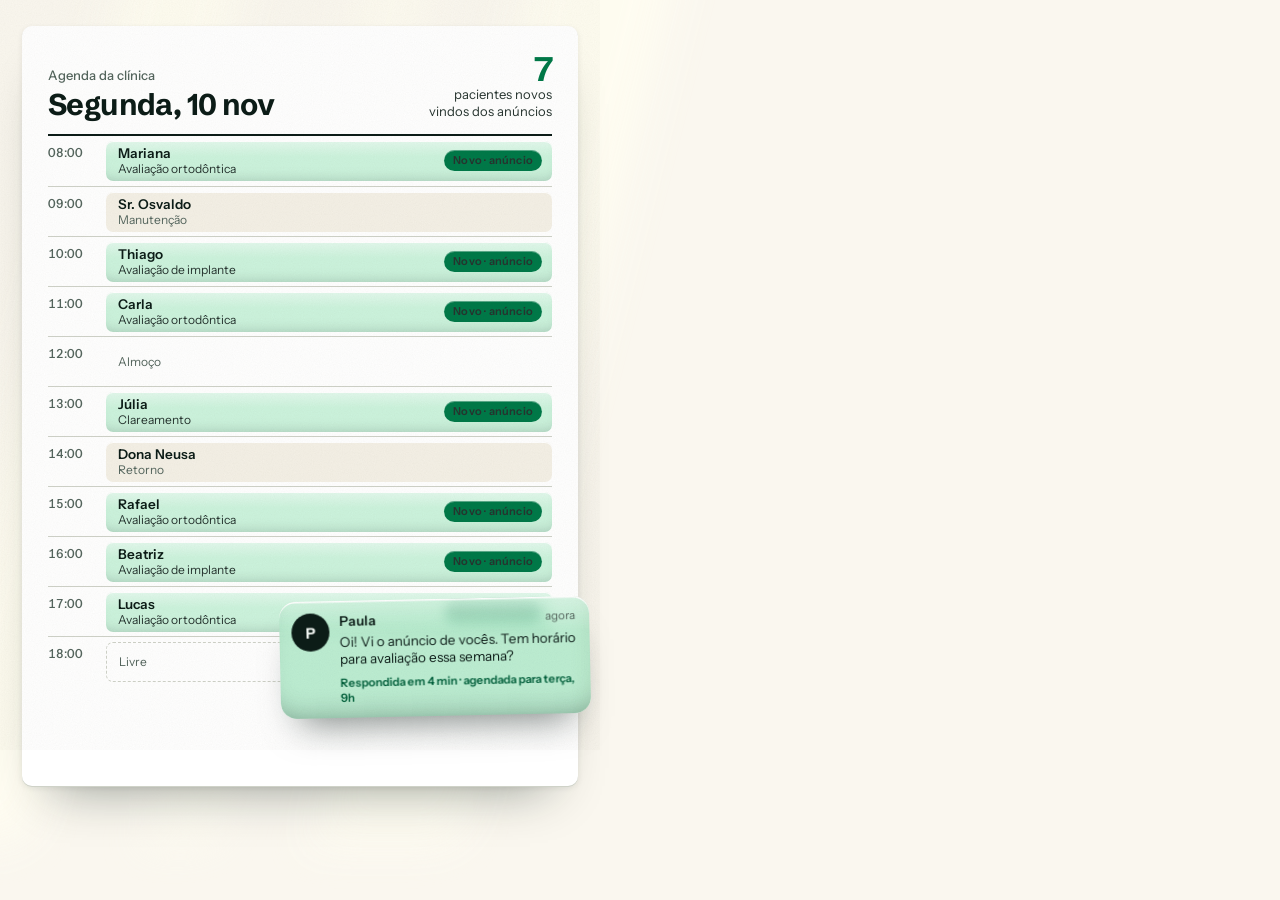
<file: assets/hero-agenda.html>
<!doctype html>
<html lang="pt-BR">
<head>
<meta charset="utf-8">
<title>Agenda de segunda</title>
<link rel="preconnect" href="https://fonts.googleapis.com"><link rel="preconnect" href="https://fonts.gstatic.com" crossorigin>
<link href="https://fonts.googleapis.com/css2?family=Schibsted+Grotesk:wght@500;700&family=Instrument+Sans:wght@400;500;600&display=swap" rel="stylesheet">
<style>
  :root {
    --paper: oklch(97.6% 0.011 88); --paper-2: oklch(95.5% 0.014 88);
    --ink: oklch(21% 0.025 170); --ink-2: oklch(31% 0.02 170); --muted: oklch(49% 0.024 165); --rule: oklch(86% 0.014 120);
    --green: oklch(50% 0.13 160); --green-deep: oklch(42% 0.11 162); --mint: oklch(88% 0.08 160); --mint-2: oklch(93% 0.05 160);
    --glint: #fff; --light: oklch(99.4% 0.016 84);
  }
  * { box-sizing: border-box; }
  html, body { margin: 0; }
  body { width: 600px; height: 750px; background: var(--paper); font-family: "Instrument Sans", sans-serif; color: var(--ink); position: relative; overflow: hidden; -webkit-font-smoothing: antialiased; }
  .luz { position: absolute; inset: 0; pointer-events: none; }
  .luz span { position: absolute; top: -12%; width: 20%; height: 124%; background: var(--light); opacity: .9; filter: blur(22px); transform: skewX(-14deg); }
  .luz span:nth-child(1) { left: 4%; } .luz span:nth-child(2) { left: 44%; width: 12%; opacity: .6; } .luz span:nth-child(3) { left: 72%; width: 24%; }
  .grao { position: absolute; inset: 0; opacity: .55; mix-blend-mode: multiply; background-size: 180px; background-image: url("data:image/svg+xml,%3Csvg xmlns='http://www.w3.org/2000/svg' width='180' height='180'%3E%3Cfilter id='g'%3E%3CfeTurbulence type='fractalNoise' baseFrequency='0.9' numOctaves='2' stitchTiles='stitch'/%3E%3CfeColorMatrix values='0 0 0 0 0.35 0 0 0 0 0.33 0 0 0 0 0.27 0 0 0 0.14 0'/%3E%3C/filter%3E%3Crect width='100%25' height='100%25' filter='url(%23g)'/%3E%3C/svg%3E"); }

  .folha { position: absolute; left: 22px; top: 26px; width: 556px; height: 760px; background: #fff; border-radius: 10px; box-shadow: 0 1px 0 var(--rule), 0 30px 50px -30px oklch(21% 0.025 170 / .45), 0 2px 6px oklch(21% 0.025 170 / .08); padding: 26px 26px 0; }
  .cab { display: flex; justify-content: space-between; align-items: flex-end; padding-bottom: 14px; border-bottom: 2px solid var(--ink); }
  .cab h1 { font-family: "Schibsted Grotesk", sans-serif; font-weight: 700; font-size: 30px; letter-spacing: -.6px; line-height: 1; margin: 0; }
  .cab h1 small { display: block; font-family: "Instrument Sans", sans-serif; font-weight: 500; font-size: 13px; letter-spacing: 0; color: var(--muted); margin-bottom: 8px; }
  .cab .conta { text-align: right; font-size: 13px; color: var(--ink-2); line-height: 1.3; }
  .cab .conta b { display: block; font-family: "Schibsted Grotesk", sans-serif; font-size: 34px; font-weight: 700; color: var(--green); letter-spacing: -1px; line-height: 1; }

  .horas { display: grid; grid-template-columns: 52px 1fr; }
  .h { display: contents; }
  .h > time { font-size: 12.5px; font-weight: 500; color: var(--muted); padding-top: 9px; border-top: 1px solid var(--rule); height: 50px; font-variant-numeric: tabular-nums; }
  .h > div { border-top: 1px solid var(--rule); height: 50px; padding: 5px 0 5px 6px; }
  .h:first-child > * { border-top: 0; }
  .bloco { height: 40px; border-radius: 7px; display: flex; align-items: center; justify-content: space-between; padding: 0 10px 0 12px; font-size: 13px; line-height: 1.15;
    background: linear-gradient(oklch(100% 0 0 / .45), transparent 40%), var(--mint-2); box-shadow: inset 0 1px 0 var(--glint), inset 0 -10px 16px -14px oklch(21% 0.025 170 / .35); }
  .bloco b { font-weight: 600; font-size: 13.5px; }
  .bloco span { color: var(--ink-2); }
  .bloco .proc { display: grid; gap: 1px; }
  .bloco .proc span { font-size: 12px; }
  .novo { font-size: 11px; font-weight: 600; letter-spacing: .2px; color: oklch(99% 0.006 160); background: var(--green); border-radius: 999px; padding: 4px 9px; white-space: nowrap; box-shadow: inset 0 1px 0 oklch(100% 0 0 / .35); }
  .bloco.antigo { background: var(--paper-2); box-shadow: inset 0 1px 0 var(--glint); }
  .bloco.antigo .proc span { color: var(--muted); }
  .livre { height: 40px; border-radius: 7px; border: 1.5px dashed var(--rule); display: flex; align-items: center; padding-left: 12px; font-size: 12px; color: var(--muted); }
  .almoco { height: 40px; display: flex; align-items: center; padding-left: 12px; font-size: 12px; color: var(--muted); }

  .chip { position: absolute; right: 10px; bottom: 34px; width: 310px; border-radius: 16px; padding: 12px 14px 12px 12px; background: linear-gradient(oklch(100% 0 0 / .4), transparent 30%), oklch(88% 0.08 160 / .78); box-shadow: inset 0 1.5px 0 var(--glint), inset 0 -20px 30px -24px oklch(21% 0.025 170 / .45), 0 24px 36px -20px oklch(21% 0.025 170 / .55); backdrop-filter: blur(6px); display: grid; grid-template-columns: 38px 1fr; gap: 10px; align-items: start; transform: rotate(-1.2deg); }
  .chip .av { width: 38px; height: 38px; border-radius: 50%; background: var(--ink); color: oklch(99% 0.006 160); display: grid; place-items: center; font-family: "Schibsted Grotesk", sans-serif; font-weight: 700; font-size: 15px; }
  .chip .msg { font-size: 13.5px; line-height: 1.3; color: var(--ink); }
  .chip .msg b { display: flex; justify-content: space-between; font-weight: 600; margin-bottom: 3px; }
  .chip .msg b small { font-weight: 400; color: var(--muted); font-size: 11.5px; }
  .chip .msg em { font-style: normal; display: inline-block; margin-top: 7px; font-size: 11.5px; color: var(--green-deep); font-weight: 600; }
</style>
</head>
<body>
<div class="luz"><span></span><span></span><span></span></div>
<div class="folha">
  <header class="cab">
    <h1><small>Agenda da clínica</small>Segunda, 10 nov</h1>
    <div class="conta"><b>7</b>pacientes novos<br>vindos dos anúncios</div>
  </header>
  <div class="horas">
    <div class="h"><time>08:00</time><div><div class="bloco"><div class="proc"><b>Mariana</b><span>Avaliação ortodôntica</span></div><span class="novo">Novo · anúncio</span></div></div></div>
    <div class="h"><time>09:00</time><div><div class="bloco antigo"><div class="proc"><b>Sr. Osvaldo</b><span>Manutenção</span></div></div></div></div>
    <div class="h"><time>10:00</time><div><div class="bloco"><div class="proc"><b>Thiago</b><span>Avaliação de implante</span></div><span class="novo">Novo · anúncio</span></div></div></div>
    <div class="h"><time>11:00</time><div><div class="bloco"><div class="proc"><b>Carla</b><span>Avaliação ortodôntica</span></div><span class="novo">Novo · anúncio</span></div></div></div>
    <div class="h"><time>12:00</time><div><div class="almoco">Almoço</div></div></div>
    <div class="h"><time>13:00</time><div><div class="bloco"><div class="proc"><b>Júlia</b><span>Clareamento</span></div><span class="novo">Novo · anúncio</span></div></div></div>
    <div class="h"><time>14:00</time><div><div class="bloco antigo"><div class="proc"><b>Dona Neusa</b><span>Retorno</span></div></div></div></div>
    <div class="h"><time>15:00</time><div><div class="bloco"><div class="proc"><b>Rafael</b><span>Avaliação ortodôntica</span></div><span class="novo">Novo · anúncio</span></div></div></div>
    <div class="h"><time>16:00</time><div><div class="bloco"><div class="proc"><b>Beatriz</b><span>Avaliação de implante</span></div><span class="novo">Novo · anúncio</span></div></div></div>
    <div class="h"><time>17:00</time><div><div class="bloco"><div class="proc"><b>Lucas</b><span>Avaliação ortodôntica</span></div><span class="novo">Novo · anúncio</span></div></div></div>
    <div class="h"><time>18:00</time><div><div class="livre">Livre</div></div></div>
  </div>
</div>
<div class="chip">
  <div class="av">P</div>
  <div class="msg"><b>Paula <small>agora</small></b>Oi! Vi o anúncio de vocês. Tem horário para avaliação essa semana?<em>Respondida em 4 min · agendada para terça, 9h</em></div>
</div>
<div class="grao"></div>
</body>
</html>
</file>
<file: styles.css>
/* Hallmark · shape: Marquee Hero · genre: modern-minimal · theme: Dose (deal 1/3, seed institucional-dbout-dia-ncia-d7e2·9f6f5c02·2026-11-04·r0) · job: hire · draw: d0ab0e
 * hero: Ledge · nav: banner over a retracting bar · footer: letter close · imagery: photographs, user 6 (the founder cut out, the office wall, four video stills) · product screenshots 1 (capture.mjs) · signature: the founder sitting on the plastic ledge, the headline beneath his feet · dose: white
 * axes: light/grotesk-sans/chromatic-green · posture: committed · contrast: pass · fold: pass · v2.0.0 */
/* Hallmark · pre-emit critique: P4 H4 E4 S4 R4 V4 · weakest: R, the hero light drifted on a 90 s loop and the quiz capture wanted a drawn phone; the light now holds still and the capture sits bare in a plastic tray */
/* Hallmark · swap · Figures left out as drawn; the four real figures ride inside the Rows, one beside each front */
@import url("./tokens.css");
@import url("./base.css");

:root {
  --grain: url("data:image/svg+xml,%3Csvg xmlns='http://www.w3.org/2000/svg' width='180' height='180'%3E%3Cfilter id='g'%3E%3CfeTurbulence type='fractalNoise' baseFrequency='0.9' numOctaves='2' stitchTiles='stitch'/%3E%3CfeColorMatrix values='0 0 0 0 0.35 0 0 0 0 0.33 0 0 0 0 0.27 0 0 0 0.16 0'/%3E%3C/filter%3E%3Crect width='100%25' height='100%25' filter='url(%23g)'/%3E%3C/svg%3E");
  --ink-8: color-mix(in oklab, var(--color-ink) 8%, transparent);
  --ink-55: color-mix(in oklab, var(--color-ink) 55%, transparent);
  --paper-on-ink: color-mix(in oklab, var(--color-paper) 72%, var(--color-ink));
  --mint-on-ink: var(--color-accent-soft);
  --plastic-shade: color-mix(in oklab, var(--p-thu) 45%, var(--color-ink));
  --banner-height: 40px;
  --bar-height: 72px;
  --wordmark-height: 18px;
}

html { scroll-padding-top: calc(var(--bar-height) + var(--space-lg)); }

/* paper with a fibre grain */
body { position: relative; }
body::before { content: ""; position: fixed; inset: 0; z-index: 0; background-image: var(--grain); background-size: 180px 180px; opacity: 0.55; pointer-events: none; mix-blend-mode: multiply; }
body > * { position: relative; z-index: var(--z-base); }

.skip { position: absolute; left: var(--space-md); top: calc(-1 * var(--space-3xl)); z-index: var(--z-toast); padding: var(--space-xs) var(--space-md); background: var(--color-ink); color: var(--color-paper); border-radius: var(--radius-input); }
.skip:focus-visible { top: var(--space-md); }

/* ---------- controls: moulded plastic ---------- */
.btn { display: inline-flex; align-items: center; justify-content: center; gap: var(--space-xs); min-height: 52px; padding: 0 var(--space-lg); border: 0; border-radius: var(--radius-input); background: var(--color-paper); color: var(--color-ink); font: 500 var(--text-md)/1 var(--font-body); white-space: nowrap; text-decoration: none; cursor: pointer; box-shadow: inset 0 1px 0 var(--glint), 0 0 0 1px var(--color-rule), 0 3px 0 var(--color-rule); transition: transform var(--dur-micro) var(--ease-out), box-shadow var(--dur-micro) var(--ease-out), background-color var(--dur-short) var(--ease-out); }
.btn:hover { background: var(--color-paper-2); }
.btn:active { transform: translateY(3px); box-shadow: inset 0 1px 0 var(--glint), 0 0 0 1px var(--color-rule), 0 0 0 var(--color-rule); }
.btn:focus-visible { outline: 2px solid var(--color-focus); outline-offset: 3px; }
.btn:disabled, .btn[aria-disabled="true"] { opacity: 0.55; cursor: not-allowed; transform: none; }
.btn[aria-busy="true"] { cursor: progress; }
.btn--primary { background: var(--color-accent); color: var(--color-accent-ink); box-shadow: inset 0 1px 0 var(--glint), 0 0 0 1px var(--color-accent-deep), 0 3px 0 var(--color-accent-deep); }
.btn--primary:hover { background: var(--color-accent-deep); }
.btn--primary:active { box-shadow: inset 0 1px 0 var(--glint), 0 0 0 1px var(--color-accent-deep), 0 0 0 var(--color-accent-deep); }
.btn--small { min-height: 44px; padding: 0 var(--space-md); font-size: var(--text-sm); }
@media (prefers-reduced-motion: reduce) { .btn { transition: background-color var(--dur-short) linear; } .btn:active { transform: none; } }

/* ---------- plastic ---------- */
.plastic { --t: var(--p-thu); position: relative; border-radius: var(--radius-card); background: linear-gradient(color-mix(in oklab, var(--glint) 32%, transparent), transparent 18%), color-mix(in oklab, var(--t) 62%, transparent); box-shadow: inset 0 1.5px 0 var(--glint), inset 0 -24px 36px -28px var(--plastic-shade); }

/* ---------- nav: a banner over a bar that retracts ---------- */
.top { position: sticky; top: 0; z-index: var(--z-sticky-nav); }
.banner { display: flex; align-items: center; justify-content: center; height: var(--banner-height); background: var(--color-ink); color: var(--color-paper); font-size: var(--text-sm); transition: transform var(--dur-short) var(--ease-out); }
.banner a { color: inherit; text-decoration-color: var(--mint-on-ink); }
.banner a:hover { color: var(--mint-on-ink); }
.banner a:focus-visible { outline-color: var(--mint-on-ink); }
.top.is-scrolled .banner { transform: translateY(calc(-1 * var(--banner-height))); }
.top.is-scrolled .bar { transform: translateY(calc(-1 * var(--banner-height))); }
.bar { height: var(--bar-height); background: color-mix(in oklab, var(--color-paper) 88%, transparent); backdrop-filter: blur(10px); border-bottom: var(--rule-hair) solid var(--color-rule); transition: transform var(--dur-short) var(--ease-out); }
.bar .container { height: 100%; display: flex; align-items: center; justify-content: space-between; gap: var(--space-lg); }
.wordmark { display: inline-flex; align-items: center; }
.wordmark img { height: var(--wordmark-height); width: auto; }
.wordmark--mark img { height: 34px; }
.bar__links { display: flex; align-items: center; gap: var(--space-lg); }
.bar__links a { font-size: var(--text-md); text-decoration: none; }
.bar__links a:hover { text-decoration: underline; text-decoration-color: var(--color-accent); }
@media (max-width: 60rem) { .bar__links a:not(.btn) { display: none; } }
@media (prefers-reduced-motion: reduce) { .banner, .bar { transition: none; } }

/* ---------- hero: Ledge ---------- */
.hero { position: relative; height: calc(100svh - var(--banner-height) - var(--bar-height)); max-height: 1040px; display: grid; grid-template-rows: minmax(0, 1fr) auto; overflow: clip; }
.hero__light { position: absolute; inset: 0; z-index: 0; pointer-events: none; overflow: clip; }
.hero__light span { position: absolute; top: -12%; width: 18%; height: 124%; background: var(--light); opacity: 0.8; filter: blur(26px); transform: skewX(-14deg); }
.hero__light span:nth-child(1) { left: 6%; } .hero__light span:nth-child(2) { left: 31%; width: 10%; opacity: 0.6; }
.hero__light span:nth-child(3) { left: 55%; width: 22%; } .hero__light span:nth-child(4) { left: 86%; width: 9%; opacity: 0.55; }
.hero__marca { position: absolute; left: -3%; top: 2%; height: 84%; width: auto; max-width: none; opacity: 0.055; mix-blend-mode: multiply; }
.hero__field { position: relative; z-index: 3; min-height: 0; }
.hero__field .container { height: 100%; display: grid; grid-template-rows: 100%; grid-template-columns: repeat(12, minmax(0, 1fr)); column-gap: var(--gap-columns); align-items: end; }
.hero__title { grid-column: 1 / 8; align-self: end; margin: 0; padding-bottom: var(--space-lg); }
.hero__retrato { --t: var(--p-thu); grid-column: 9 / 13; justify-self: end; align-self: end; z-index: 3; margin: 0; height: 100%; max-height: 600px; aspect-ratio: 4 / 5.45; padding: var(--space-xs); display: grid; grid-template-rows: minmax(0, 1fr) auto; gap: var(--space-2xs); translate: 0 var(--space-md); box-shadow: inset 0 1.5px 0 var(--glint), 0 24px 40px -18px var(--ink-55); }
.hero__retrato img { position: static; inset: auto; width: 100%; height: 100%; min-height: 0; object-fit: cover; object-position: 50% 0%; border-radius: calc(var(--radius-card) - var(--space-xs)); display: block; }
.hero__retrato figcaption { display: block; font-size: var(--text-xs); color: var(--color-ink-2); padding: var(--space-3xs) var(--space-2xs); }
.hero__ledge { position: relative; z-index: 2; border-radius: 0; padding-block: var(--space-xl) var(--space-2xl); }
.hero__ledge::before { content: ""; position: absolute; inset: 0 0 auto; height: 22px; background: linear-gradient(color-mix(in oklab, var(--glint) 58%, transparent), color-mix(in oklab, var(--glint) 8%, transparent)); border-bottom: 1px solid color-mix(in oklab, var(--color-ink) 16%, transparent); pointer-events: none; }
.hero__ledge .container { display: grid; grid-template-columns: repeat(12, minmax(0, 1fr)); column-gap: var(--gap-columns); align-items: end; }
.hero__copy { grid-column: 1 / 9; display: grid; gap: var(--space-lg); }
.hero h1 { font-size: clamp(2.5rem, 5.2vw + 0.5rem, 5.5rem); max-width: 14ch; line-height: 1.02; }
.hero .lead { max-width: 44ch; color: var(--color-ink-2); }
.hero__actions { display: flex; align-items: center; gap: var(--space-md); flex-wrap: wrap; }
.hero__actions small { font-size: var(--text-sm); color: var(--color-muted); }
@media (max-width: 60rem) {
  .hero { height: auto; max-height: none; }
  .hero__marca { left: auto; right: -14%; top: 1%; height: 46%; opacity: 0.06; }
  .hero__field .container { display: block; }
  .hero__title { padding-block: var(--space-xl) 0; }
  .hero__retrato { height: auto; max-height: none; aspect-ratio: auto; width: min(100%, 420px); margin: var(--space-lg) auto 0; translate: 0 var(--space-md); }
  .hero__retrato img { height: auto; aspect-ratio: 4 / 5; }
  .hero__ledge { min-height: 0; padding-top: var(--space-xl); }
  .hero__ledge .container { display: grid; grid-template-columns: minmax(0, 1fr); row-gap: var(--space-lg); }
  .hero__copy { grid-column: auto; }
  .hero h1 { font-size: var(--text-display-s); }
}

/* ---------- sections ---------- */
.section { padding-block: var(--section-gap); }
.section--tight { padding-block: var(--section-gap-s); }
.section--roomy { padding-block: var(--section-gap-l); }
.head { display: grid; grid-template-columns: repeat(12, minmax(0, 1fr)); column-gap: var(--gap-columns); align-items: end; margin-bottom: var(--space-2xl); }
.head h2 { grid-column: 1 / 7; }
.head .lead { grid-column: 8 / 13; color: var(--color-ink-2); }
@media (max-width: 60rem) { .head { display: grid; grid-template-columns: minmax(0, 1fr); row-gap: var(--space-md); } .head h2, .head .lead { grid-column: auto; } }

/* rows: what Dbout does, a figure beside each front */
.rows { list-style: none; margin: 0; padding: 0; border-top: var(--rule-hair) solid var(--color-rule); }
.rows li { display: grid; grid-template-columns: repeat(12, minmax(0, 1fr)); column-gap: var(--gap-columns); align-items: baseline; padding-block: var(--space-xl); border-bottom: var(--rule-hair) solid var(--color-rule); }
.rows h3 { grid-column: 1 / 5; }
.rows p { grid-column: 5 / 9; color: var(--color-ink-2); }
.rows .figure { grid-column: 10 / 13; justify-self: end; text-align: right; font-family: var(--font-display); font-weight: 700; font-size: var(--text-2xl); letter-spacing: var(--tracking-display); line-height: 1; font-variant-numeric: tabular-nums; }
.rows .figure small { display: block; margin-top: var(--space-xs); font-family: var(--font-body); font-weight: 400; font-size: var(--text-sm); letter-spacing: 0; color: var(--color-muted); }
@media (max-width: 60rem) { .rows li { grid-template-columns: minmax(0, 1fr); row-gap: var(--space-xs); } .rows h3, .rows p, .rows .figure { grid-column: auto; } .rows .figure { justify-self: start; text-align: left; margin-top: var(--space-sm); } }

/* split */
.split { display: grid; grid-template-columns: repeat(12, minmax(0, 1fr)); column-gap: var(--gap-columns); align-items: center; }
.split__text { grid-column: 1 / 6; display: grid; gap: var(--space-lg); }
.split__visual { grid-column: 7 / 13; }
.split--mirror .split__text { grid-column: 8 / 13; }
.split--mirror .split__visual { grid-column: 1 / 7; grid-row: 1; }
.split__text .lead { color: var(--color-ink-2); }
@media (max-width: 60rem) { .photo--office { min-height: 0; } .split { grid-template-columns: minmax(0, 1fr); row-gap: var(--space-xl); } .split__text, .split__visual, .split--mirror .split__text, .split--mirror .split__visual { grid-column: auto; grid-row: auto; } }

dl.facts { margin: 0; display: grid; grid-template-columns: max-content minmax(0, 1fr); column-gap: var(--space-lg); row-gap: var(--space-sm); font-size: var(--text-md); }
dl.facts dt { font-weight: 500; }
dl.facts dd { margin: 0; color: var(--color-ink-2); }

/* the quiz, captured, on a plastic tray */
.tray { --t: var(--p-wed); padding: var(--space-xl); display: grid; place-items: center; }
.tray .shot { width: min(100%, 380px); aspect-ratio: 780 / 1688; border-radius: var(--radius-card); overflow: hidden; box-shadow: var(--shadow-lift); background: var(--color-ink); }
.tray .shot > img { position: static; width: 100%; height: 100%; object-fit: cover; object-position: top; filter: none; }
.tray figcaption { margin-top: var(--space-md); font-size: var(--text-sm); color: var(--color-ink-2); text-align: center; }

/* the journey film, on a plastic tray; it only runs in view and never without a pause control */
.filme { --t: var(--p-thu); margin: 0; padding: var(--space-lg); }
.filme__video { display: block; width: 100%; height: auto; aspect-ratio: 16 / 9; border-radius: var(--radius-input); background: var(--color-paper); box-shadow: var(--shadow-card); }
.filme__controles { position: absolute; right: var(--space-xl); bottom: calc(var(--space-xl) + var(--space-2xl)); display: flex; gap: var(--space-xs); flex-wrap: wrap; justify-content: flex-end; }
.filme__ctl { width: 44px; height: 44px; padding: 0; border-radius: 50%; display: grid; place-items: center; cursor: pointer; color: var(--color-ink); border: 1px solid color-mix(in oklab, var(--color-ink) 12%, transparent); background: linear-gradient(color-mix(in oklab, var(--glint) 55%, transparent), transparent 45%), color-mix(in oklab, var(--color-paper) 88%, transparent); box-shadow: inset 0 1px 0 var(--glint), 0 10px 20px -12px var(--ink-55); backdrop-filter: blur(6px); }
.filme__ctl:hover { background-color: var(--color-paper); }
.filme__ctl:focus-visible { outline: 2px solid var(--color-accent); outline-offset: 2px; }
.filme__ctl .on, .filme__ctl .play { display: none; }
.filme__ctl[aria-pressed="true"] .on, .is-held .filme__ctl .play { display: block; }
.filme__ctl[aria-pressed="true"] .off, .is-held .filme__ctl .pause { display: none; }
.filme figcaption { margin-top: var(--space-md); font-size: var(--text-sm); color: var(--color-ink-2); }
html:not(.js) [data-loop-toggle] { display: none; }
@media (prefers-reduced-motion: reduce) { [data-loop-toggle] { display: none; } }
@media (max-width: 60rem) { .filme { padding: var(--space-sm); } .filme__controles { right: var(--space-lg); bottom: calc(var(--space-lg) + var(--space-2xl)); } }

/* photographs */
.photo { margin: 0; border-radius: var(--radius-card); }
.photo > img { outline: 1px solid var(--ink-8); outline-offset: -1px; }
.photo--office { aspect-ratio: 4 / 3; min-height: 440px; }
.caption { margin-top: var(--space-sm); font-size: var(--text-sm); color: var(--color-ink-2); }

/* testimonials: four real videos */
.videos { list-style: none; margin: 0; padding: 0; display: grid; grid-template-columns: repeat(2, minmax(0, 1fr)); gap: var(--gap-columns); }
.videos a { display: block; text-decoration: none; color: inherit; border-radius: var(--radius-card); }
.videos a:focus-visible { outline: 2px solid var(--color-focus); outline-offset: 4px; }
.videos .photo { aspect-ratio: 16 / 9; }
.videos .play { position: absolute; left: 50%; top: 50%; z-index: 2; translate: -50% -50%; display: grid; place-items: center; width: 64px; height: 64px; border-radius: var(--radius-pill); background: var(--color-paper); color: var(--color-ink); box-shadow: var(--shadow-card); transition: transform var(--dur-short) var(--ease-out); }
.videos a:hover .play { transform: scale(1.06); }
.videos .play svg { width: 24px; height: 24px; margin-left: var(--space-2xs); }
.videos figcaption { margin-top: var(--space-sm); font-size: var(--text-sm); color: var(--color-ink-2); }
@media (max-width: 40rem) { .videos { grid-template-columns: minmax(0, 1fr); } }
@media (prefers-reduced-motion: reduce) { .videos .play { transition: none; } .videos a:hover .play { transform: none; } }

.logos { margin-top: var(--space-2xl); padding-top: var(--space-xl); border-top: var(--rule-hair) solid var(--color-rule); display: grid; grid-template-columns: repeat(12, minmax(0, 1fr)); column-gap: var(--gap-columns); align-items: center; }
.logos p { grid-column: 1 / 5; color: var(--color-ink-2); }
.logos ul { grid-column: 6 / 13; list-style: none; margin: 0; padding: 0; display: flex; justify-content: space-between; gap: var(--space-lg); }
.logos img { height: 48px; width: 48px; border-radius: var(--radius-input); }
@media (max-width: 60rem) { .logos { grid-template-columns: minmax(0, 1fr); row-gap: var(--space-lg); } .logos p, .logos ul { grid-column: auto; } .logos ul { justify-content: flex-start; } }

/* statement on the ink band */
.band--ink { background: var(--color-ink); color: var(--color-paper); }
.band--ink .container { display: grid; grid-template-columns: repeat(12, minmax(0, 1fr)); column-gap: var(--gap-columns); }
.statement { grid-column: 1 / 11; margin: 0; }
.statement p { font-family: var(--font-display); font-weight: 700; font-size: var(--text-display-s); letter-spacing: var(--tracking-display); line-height: 1.08; max-width: 28ch; text-wrap: balance; hanging-punctuation: first; }
.statement footer { margin-top: var(--space-lg); font-size: var(--text-md); color: var(--mint-on-ink); }
.statement footer cite { font-style: normal; }
@media (max-width: 60rem) { .statement { grid-column: 1 / -1; } }

/* missing facts */
.fill { padding: 0 0.25em; border: 1px dashed color-mix(in oklch, var(--color-muted) 70%, transparent); border-radius: 3px; color: var(--color-muted); -webkit-box-decoration-break: clone; box-decoration-break: clone; }

/* close: the action on paper-2 */
.band--close { background: var(--color-paper-2); }
.band--close .container { display: grid; grid-template-columns: repeat(12, minmax(0, 1fr)); column-gap: var(--gap-columns); align-items: center; }
.band--close h2 { grid-column: 1 / 7; }
.band--close .close__act { grid-column: 8 / 13; display: grid; gap: var(--space-md); justify-items: start; }
.band--close .close__act small { font-size: var(--text-sm); color: var(--color-muted); }
@media (max-width: 60rem) { .band--close .container { grid-template-columns: minmax(0, 1fr); row-gap: var(--space-lg); } .band--close h2, .band--close .close__act { grid-column: auto; } }

/* footer: letter close */
.foot { padding-block: var(--space-3xl) var(--space-2xl); border-top: var(--rule-hair) solid var(--color-rule); }
.foot .container { display: grid; grid-template-columns: repeat(12, minmax(0, 1fr)); column-gap: var(--gap-columns); row-gap: var(--space-xl); align-items: start; }
.foot__sign { grid-column: 1 / 7; }
.foot__sign p { max-width: 40ch; }
.foot__sign b { display: block; font-weight: 500; margin-top: var(--space-md); }
.foot__sign time { color: var(--color-muted); }
.foot__links { grid-column: 8 / 13; list-style: none; margin: 0; padding: 0; display: grid; gap: var(--space-xs); }
.foot__links a { text-decoration: none; }
.foot__links a:hover { text-decoration: underline; text-decoration-color: var(--color-accent); }
.foot__legal { grid-column: 1 / -1; padding-top: var(--space-lg); border-top: var(--rule-hair) solid var(--color-rule); font-size: var(--text-sm); color: var(--color-muted); display: flex; justify-content: space-between; gap: var(--space-lg); flex-wrap: wrap; }
.foot__legal img { height: 20px; width: auto; opacity: 0.8; }
@media (max-width: 60rem) { .foot .container { grid-template-columns: minmax(0, 1fr); } .foot__sign, .foot__links, .foot__legal { grid-column: auto; } }

/* one reveal, visible without script */
.js [data-reveal] { opacity: 0; transform: translateY(8px); transition: opacity var(--dur-long) var(--ease-out), transform var(--dur-long) var(--ease-out); transition-delay: calc(var(--i, 0) * 40ms); }
.js [data-reveal].is-in { opacity: 1; transform: none; }
@media (prefers-reduced-motion: reduce) { .js [data-reveal] { opacity: 1; transform: none; transition: none; } }

/* under 60rem the office photograph loses its minimum height: aspect-ratio plus min-height pushed its width past the phone */
@media (max-width: 60rem) { .split .photo--office { min-height: 0; } }
</file>
<file: v2.css>
/* v2 (variação para validar): hero cinematográfico sobre fotografia, navegação sobreposta, painel de vidro com a noite de anúncios. Carrega depois de styles.css. */
:root {
  --v2-glass: oklch(16% 0.015 170 / 0.64); --v2-line: oklch(100% 0 0 / 0.14); --v2-chip: oklch(100% 0 0 / 0.1); --v2-line-faint: oklch(100% 0 0 / 0.07); --v2-chip-soft: oklch(100% 0 0 / 0.06); --v2-dim: oklch(100% 0 0 / 0.58); --v2-dim-2: oklch(100% 0 0 / 0.52); --v2-dim-3: oklch(100% 0 0 / 0.64); --v2-dim-4: oklch(100% 0 0 / 0.72); --v2-dim-5: oklch(100% 0 0 / 0.5); --v2-glint: oklch(100% 0 0 / 0.18); --v2-shadow: oklch(10% 0.02 170 / 0.9); --v2-amber: oklch(82% 0.14 70); --v2-veu-top: oklch(20% 0.03 60 / 0.5); --v2-veu-ink: oklch(18% 0.02 170 / 0.78); --v2-veu-side: oklch(18% 0.02 170 / 0.6); --v2-ink-bg: oklch(18% 0.02 170);
  --v2-paper-84: color-mix(in oklab, var(--color-paper) 84%, transparent); --v2-paper-72: color-mix(in oklab, var(--color-paper) 72%, transparent);
}
.top--v2 { position: absolute; inset: 0 0 auto; z-index: var(--z-sticky-nav); }
.top--v2 .bar { background: transparent; border-bottom: 0; backdrop-filter: none; }
.top--v2.is-scrolled .bar { transform: none; }
.top--v2 .bar__links a:not(.btn) { color: var(--color-paper); }
.top--v2 .bar__links a:not(.btn):hover { color: var(--color-accent-soft); }
.top--v2 .btn--small { background: transparent; color: var(--color-paper); box-shadow: inset 0 0 0 1px var(--v2-line); }
.top--v2 .btn--small:hover { background: var(--v2-chip); }

.hero-v2 { position: relative; min-height: 100svh; display: grid; align-items: center; color: var(--color-paper); overflow: clip; isolation: isolate; background: var(--v2-ink-bg); }
.hero-v2__foto { position: absolute; inset: 0; z-index: -2; margin: 0; }
.hero-v2__foto img { width: 100%; height: 100%; object-fit: cover; object-position: 50% 42%; display: block; }
.hero-v2__veu { position: absolute; inset: 0; z-index: -1; background: linear-gradient(to bottom, var(--v2-veu-top), transparent 26%, transparent 52%, var(--v2-veu-ink) 100%), linear-gradient(to right, var(--v2-veu-side), transparent 58%); }
.hero-v2 > .container { width: 100%; display: grid; grid-template-columns: repeat(12, minmax(0, 1fr)); column-gap: var(--gap-columns); align-items: center; padding-block: calc(var(--bar-height) + var(--space-3xl)) var(--space-3xl); }
.hero-v2__copy { grid-column: 1 / 6; display: grid; gap: var(--space-lg); }
.hero-v2 h1 { font-size: clamp(2.5rem, 4.4vw + 0.5rem, 4.5rem); line-height: 1.02; max-width: 12ch; color: var(--color-paper); margin: 0; }
.hero-v2 .lead { color: var(--v2-paper-84); max-width: 40ch; margin: 0; }
.hero-v2__acoes { display: flex; gap: var(--space-md); align-items: center; flex-wrap: wrap; }
.hero-v2 .btn--primary { background: var(--color-accent-soft); color: var(--color-ink); box-shadow: inset 0 1px 0 var(--glint); }
.hero-v2 .btn--primary:hover { background: var(--color-paper); }
.hero-v2__acoes small { font-size: var(--text-sm); color: var(--v2-paper-72); }

.painel { grid-column: 7 / 13; border-radius: var(--radius-card); background: var(--v2-glass); backdrop-filter: blur(18px) saturate(1.1); border: 1px solid var(--v2-line); box-shadow: inset 0 1px 0 var(--v2-glint), 0 40px 80px -40px var(--v2-shadow); padding: var(--space-lg); color: var(--color-paper); }
.painel__cab { display: flex; justify-content: space-between; align-items: flex-start; gap: var(--space-md); padding-bottom: var(--space-md); border-bottom: 1px solid var(--v2-chip); }
.painel__cab h2 { font-size: var(--text-lg); margin: 0; color: var(--color-paper); }
.painel__cab p { margin: var(--space-3xs) 0 0; font-size: var(--text-xs); color: var(--v2-dim); }
.painel__selo { font-size: var(--text-xs); font-weight: 500; padding: var(--space-2xs) var(--space-sm); border-radius: var(--radius-pill); background: var(--v2-chip); border: 1px solid var(--v2-line); white-space: nowrap; }
.painel__selo b { color: var(--color-accent-soft); font-weight: 600; }
.painel ul { list-style: none; margin: 0; padding: 0; }
.painel li { display: grid; grid-template-columns: 32px 1fr auto auto; gap: var(--space-md); align-items: center; padding: var(--space-sm) 0; border-bottom: 1px solid var(--v2-line-faint); }
.painel li:last-child { border-bottom: 0; }
.painel__ico { width: 32px; height: 32px; border-radius: 50%; display: grid; place-items: center; font-size: var(--text-xs); font-weight: 600; background: var(--v2-chip); border: 1px solid var(--v2-line); }
.painel__nome b { display: block; font-weight: 500; font-size: var(--text-sm); }
.painel__nome span { font-size: var(--text-xs); color: var(--v2-dim-2); }
.painel__estado { font-size: var(--text-xs); color: var(--v2-dim-3); display: inline-flex; align-items: center; gap: var(--space-2xs); white-space: nowrap; }
.painel__estado::before { content: ""; width: 6px; height: 6px; border-radius: 50%; background: var(--color-accent-soft); }
.painel__estado--aberto::before { background: var(--v2-amber); }
.painel__valor { font-variant-numeric: tabular-nums; font-size: var(--text-sm); text-align: right; min-width: 8ch; }
.painel__valor small { display: block; color: var(--v2-dim-2); font-size: var(--text-xs); }
.painel__pe { margin-top: var(--space-md); padding: var(--space-sm) var(--space-md); border-radius: var(--radius-input); background: var(--v2-chip-soft); display: flex; justify-content: space-between; gap: var(--space-md); align-items: center; font-size: var(--text-xs); color: var(--v2-dim-4); }
.painel__pe a { color: var(--color-accent-soft); white-space: nowrap; }
.hero-v2__credito { position: absolute; right: var(--gutter); bottom: var(--space-md); z-index: 1; font-size: 0.6875rem; color: var(--v2-dim-5); }
.hero-v2__credito a { color: inherit; }

@media (max-width: 60rem) {
  .hero-v2 > .container { grid-template-columns: minmax(0, 1fr); row-gap: var(--space-xl); padding-block: calc(var(--bar-height) + var(--space-xl)) var(--space-2xl); }
  .hero-v2__copy, .painel { grid-column: auto; }
  .hero-v2 h1 { font-size: var(--text-display-s); }
  .painel__cab { flex-direction: column; align-items: flex-start; }
  .painel li { grid-template-columns: 32px 1fr auto; }
  .painel__estado { display: none; }
  .hero-v2__credito { right: var(--space-md); }
}

.hero-v2 a:focus-visible, .hero-v2 .btn:focus-visible, .top--v2 a:focus-visible { outline: 2px solid var(--color-accent-soft); outline-offset: 2px; }
</file>
